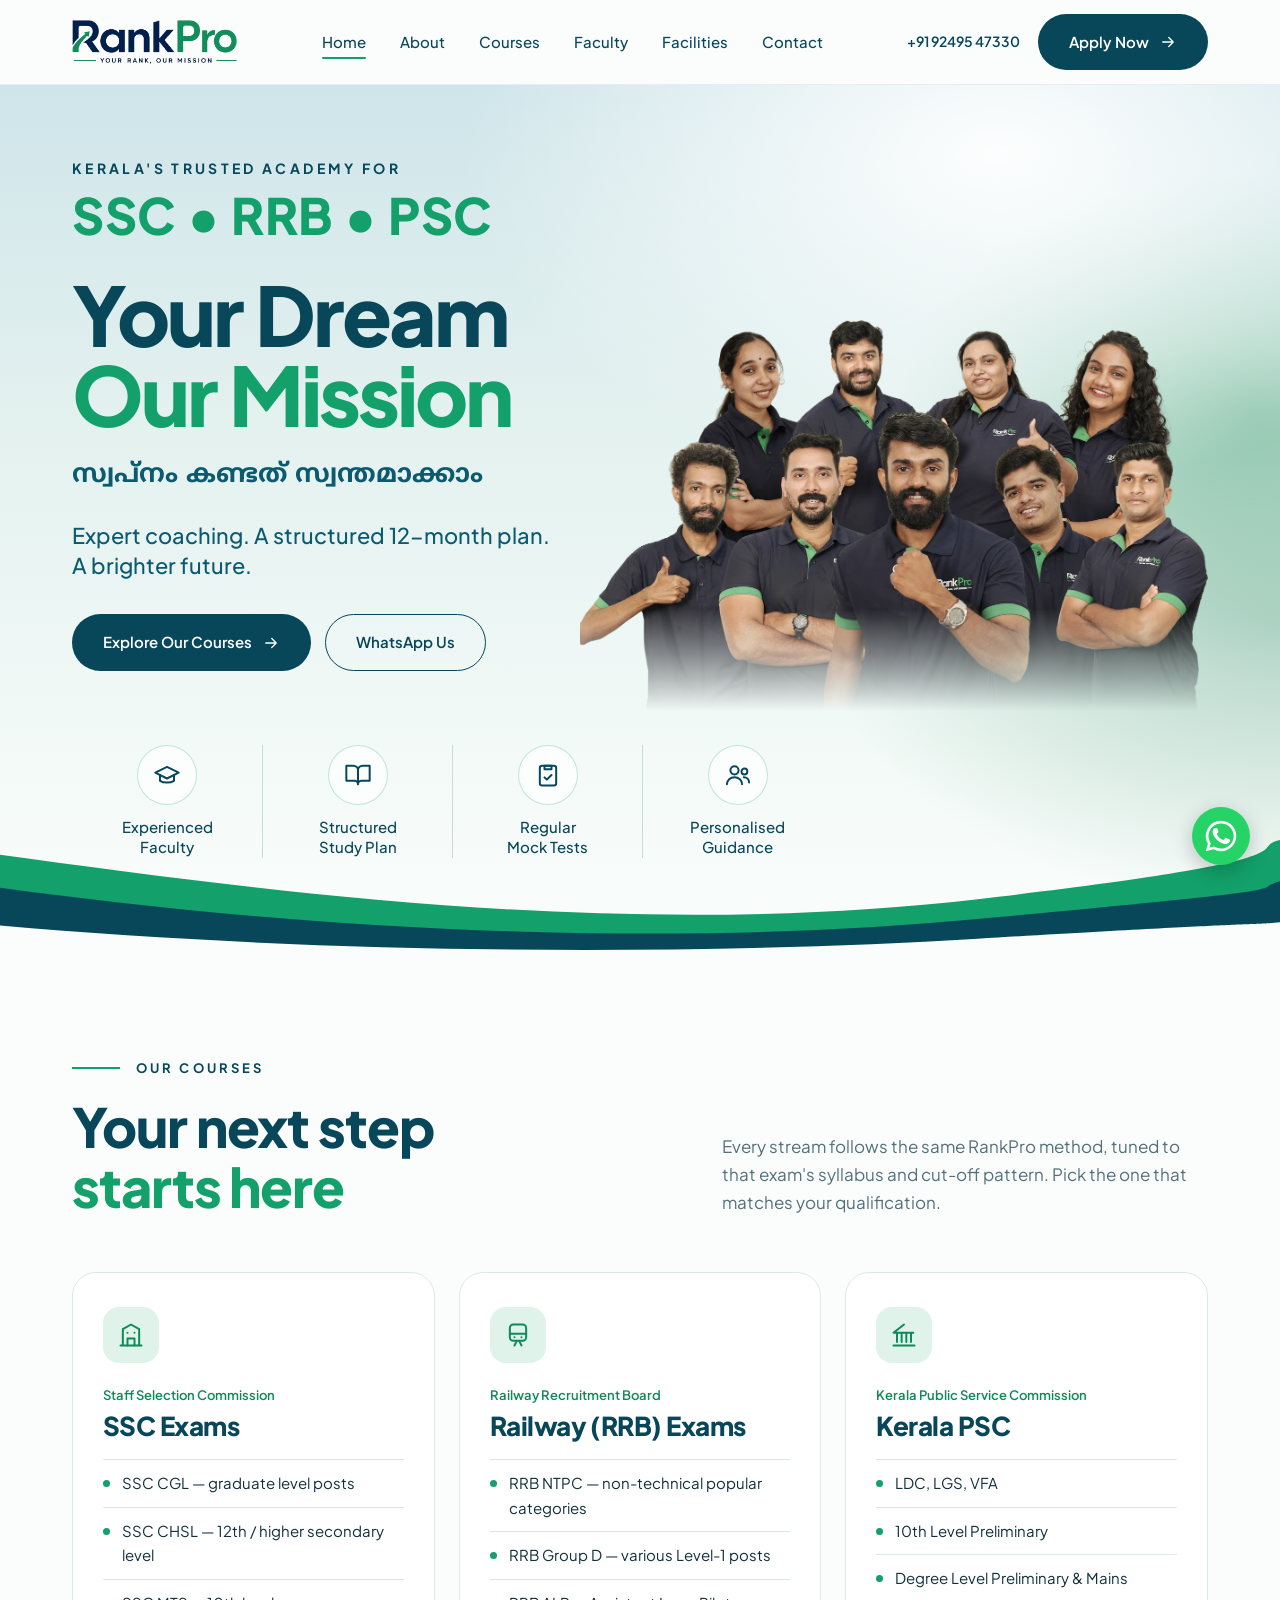
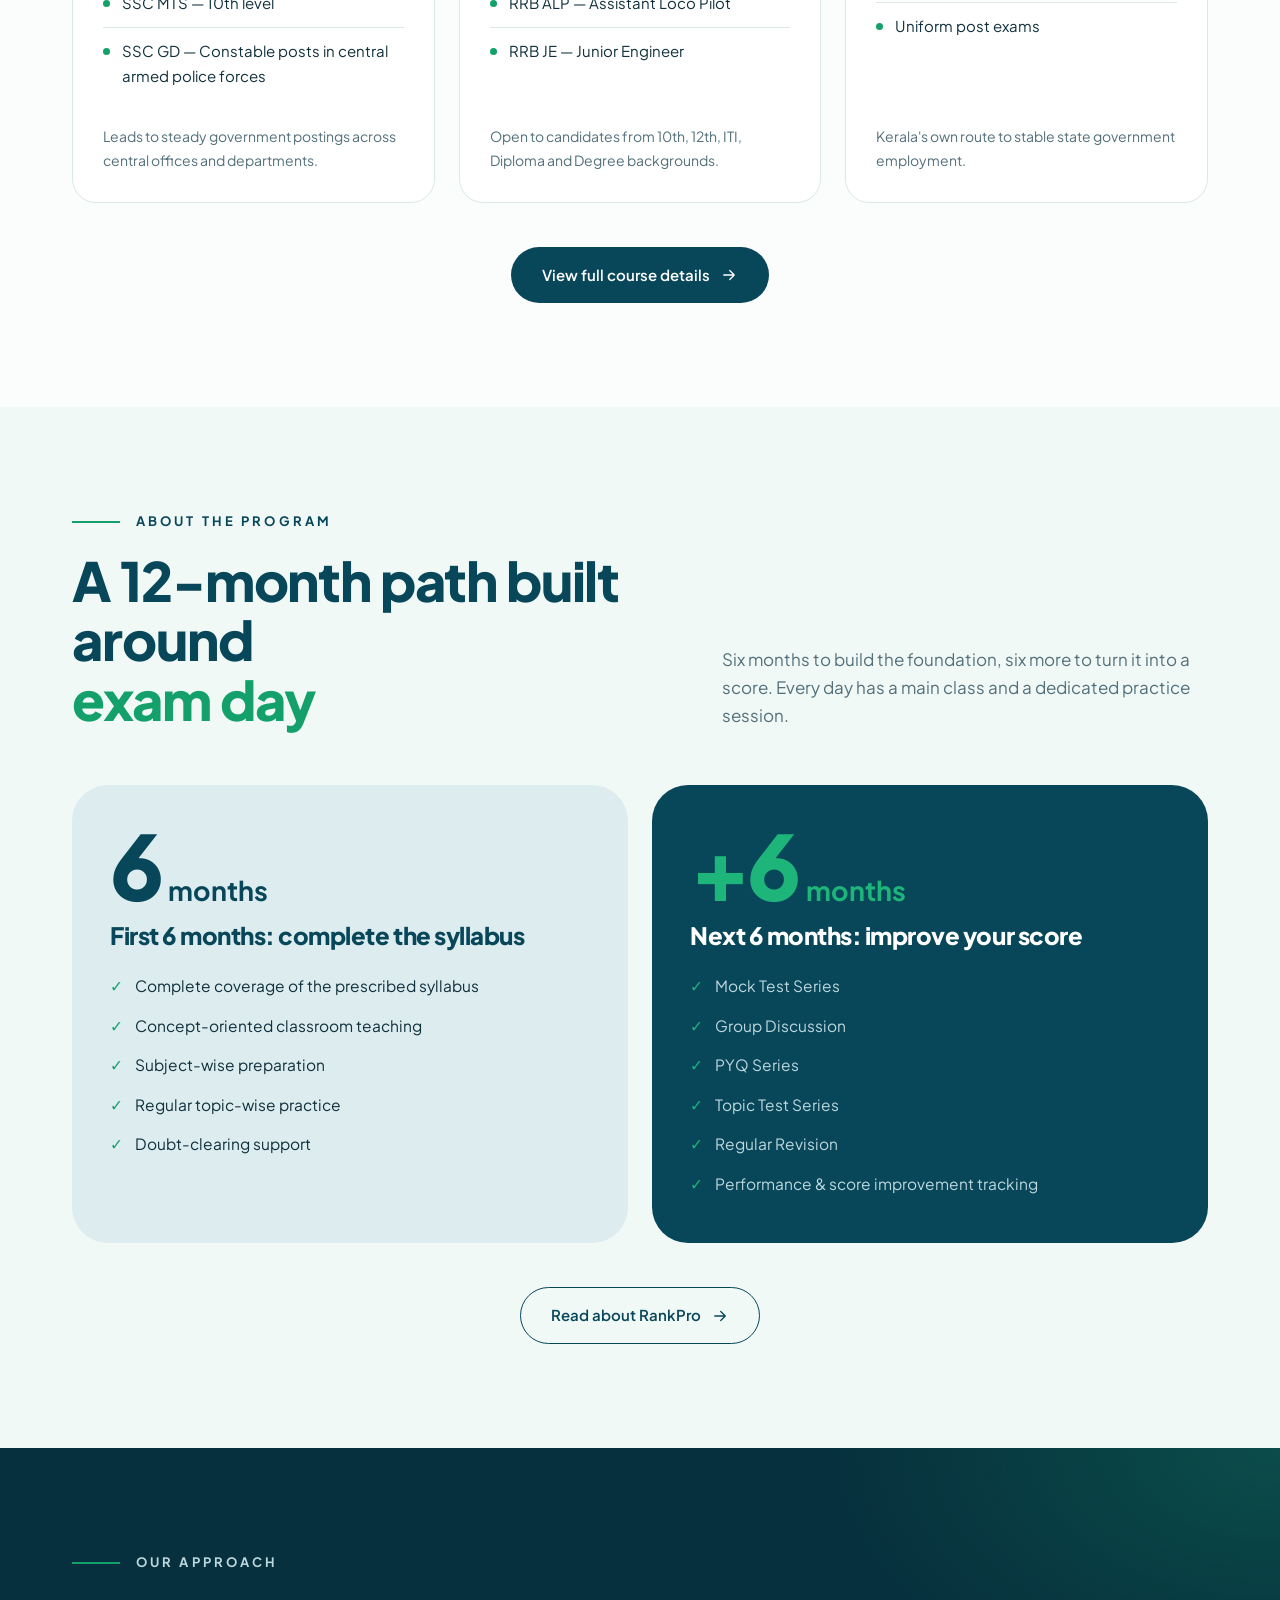
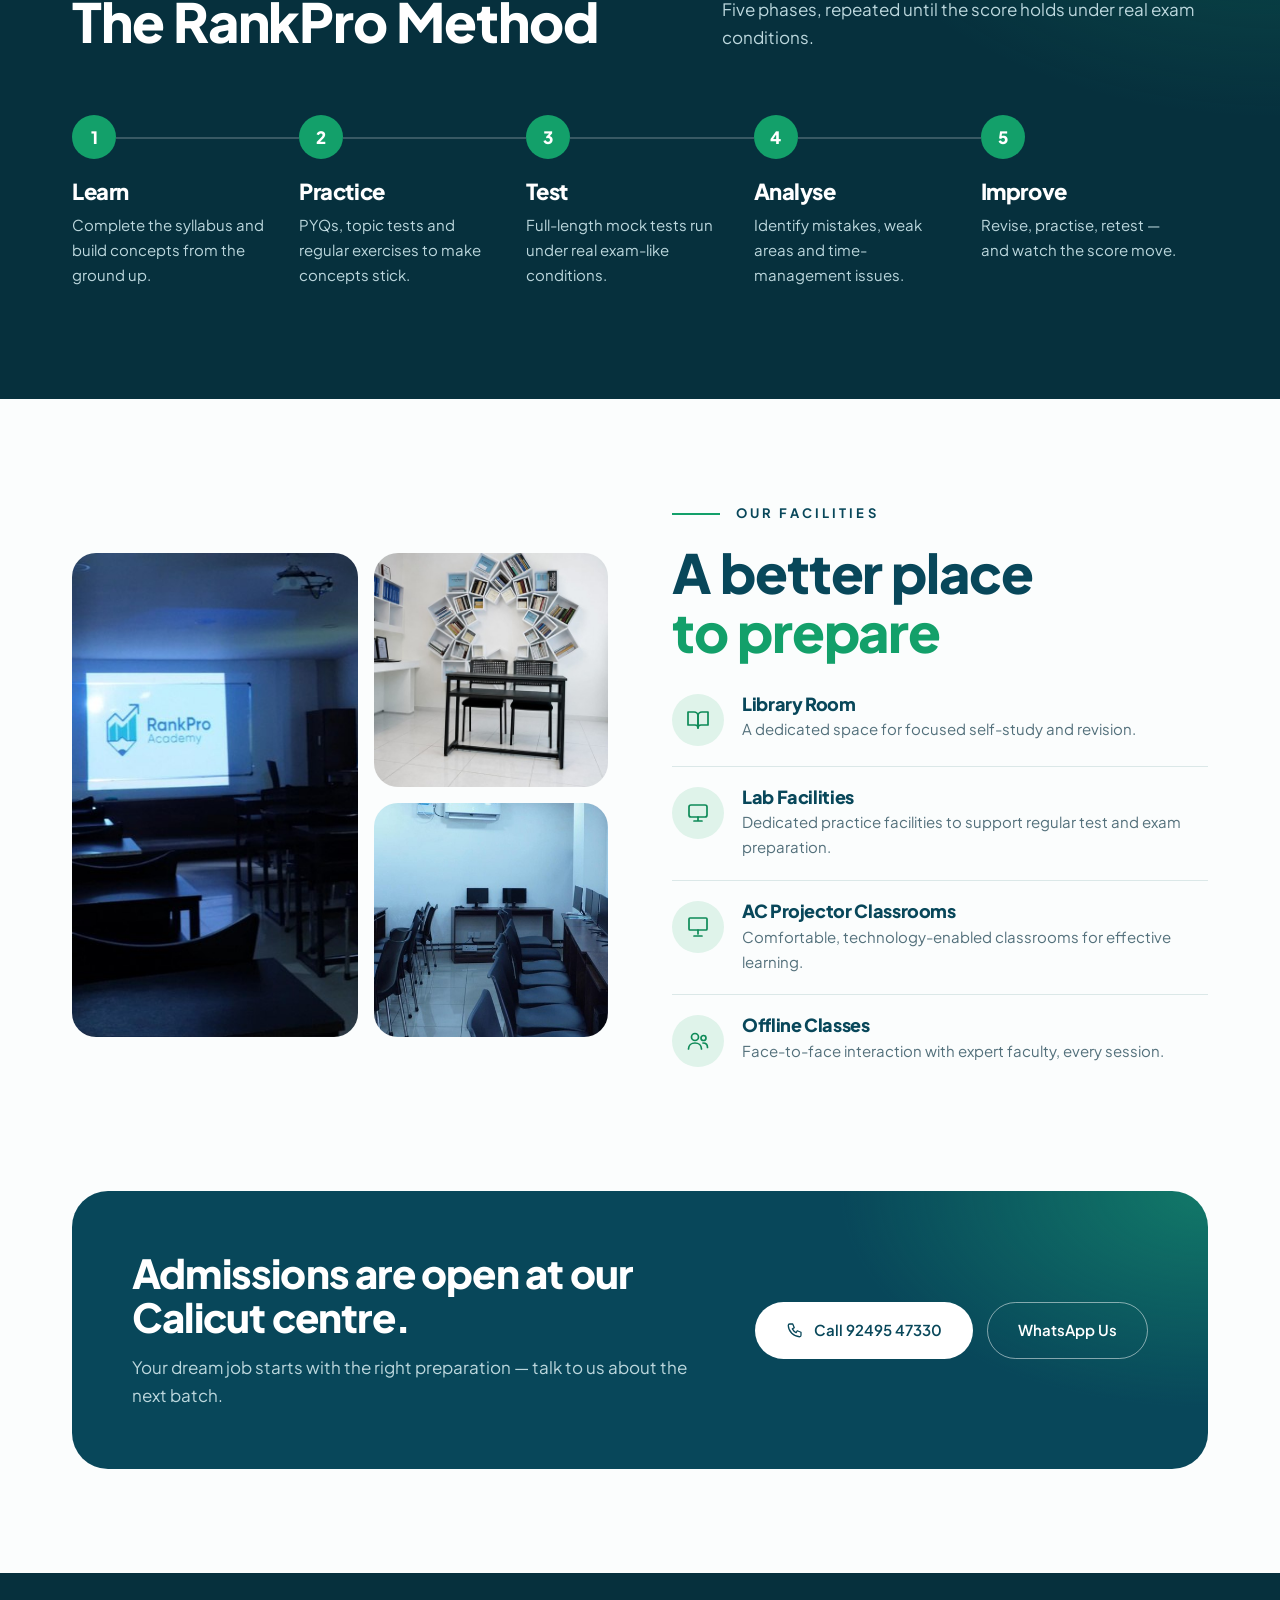
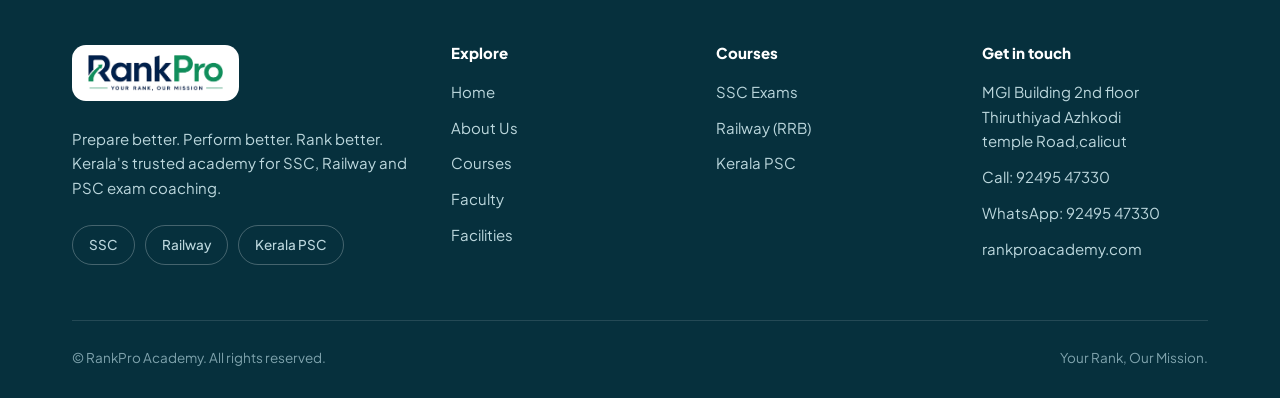
<file: index.html>
<!DOCTYPE html>
<html lang="en">
<head>
<meta charset="UTF-8">
<meta name="viewport" content="width=device-width, initial-scale=1.0">
<title>RankPro Academy — Your Rank, Our Mission</title>
<meta name="description" content="Kerala's trusted academy for SSC, RRB and Kerala PSC exam coaching in Calicut. A structured 6+6 month preparation program with expert faculty and offline classes.">
<link rel="icon" href="assets/r-icon-transparent.png">
<link rel="stylesheet" href="style.css">
</head>
<body>

<nav class="site-nav">
  <div class="wrap">
    <a href="./" class="brand">
      <img src="assets/logo-transparent.png" alt="RankPro Academy — Your rank, our mission">
    </a>
    <ul class="nav-links" id="navLinks">
      <li><a href="./" class="active">Home</a></li>
      <li><a href="about/">About</a></li>
      <li><a href="courses/">Courses</a></li>
      <li><a href="about/#faculty">Faculty</a></li>
      <li><a href="about/#facilities">Facilities</a></li>
      <li><a href="about/#contact">Contact</a></li>
    </ul>
    <div class="nav-cta">
      <span class="nav-call">+91 92495 47330</span>
      <a class="btn btn-primary" href="tel:+919249547330">Apply Now <svg viewBox="0 0 24 24" fill="none" stroke="currentColor" stroke-width="1.7" stroke-linecap="round" stroke-linejoin="round" aria-hidden="true"><path d="M5 12h14M13 6l6 6-6 6"/></svg></a>
      <button class="nav-toggle" id="navToggle" aria-label="Open menu" aria-expanded="false" aria-controls="navLinks"><span></span><span></span><span></span></button>
    </div>
  </div>
</nav>

<header class="hero">
  <div class="wrap">
    <div class="hero-main">
      <div class="hero-copy">
        <span class="kicker-line">Kerala's trusted academy for</span>
        <span class="streams">SSC • RRB • PSC</span>
        <h1>Your Dream <span class="g">Our Mission</span></h1>
        <span class="hero-ml" lang="ml">സ്വപ്നം കണ്ടത് സ്വന്തമാക്കാം</span>
        <p class="sub">Expert coaching. A structured 12-month plan. A brighter future.</p>
        <div class="hero-actions">
          <a class="btn btn-primary" href="courses/">Explore Our Courses <svg viewBox="0 0 24 24" fill="none" stroke="currentColor" stroke-width="1.7" stroke-linecap="round" stroke-linejoin="round" aria-hidden="true"><path d="M5 12h14M13 6l6 6-6 6"/></svg></a>
          <a class="btn btn-outline" href="https://wa.me/919249547330">WhatsApp Us</a>
        </div>
      </div>
      <div class="hero-photo">
        <img src="assets/team-cutout.webp" width="1400" height="871" alt="The RankPro Academy faculty team in navy RankPro polo shirts" fetchpriority="high">
      </div>
    </div>
    <div class="hero-features">
      <div class="f"><span class="ic"><svg viewBox="0 0 24 24" fill="none" stroke="currentColor" stroke-width="1.7" stroke-linecap="round" stroke-linejoin="round" aria-hidden="true"><path d="M22 10 12 5 2 10l10 5 10-5z"/><path d="M6 12v5c3 2 9 2 12 0v-5"/></svg></span>Experienced<br>Faculty</div>
      <div class="f"><span class="ic"><svg viewBox="0 0 24 24" fill="none" stroke="currentColor" stroke-width="1.7" stroke-linecap="round" stroke-linejoin="round" aria-hidden="true"><path d="M2 4h6a4 4 0 0 1 4 4v12a3 3 0 0 0-3-3H2z"/><path d="M22 4h-6a4 4 0 0 0-4 4v12a3 3 0 0 1 3-3h7z"/></svg></span>Structured<br>Study Plan</div>
      <div class="f"><span class="ic"><svg viewBox="0 0 24 24" fill="none" stroke="currentColor" stroke-width="1.7" stroke-linecap="round" stroke-linejoin="round" aria-hidden="true"><rect x="5" y="4" width="14" height="17" rx="2"/><path d="M9 4h6v3H9zM9 14l2 2 4-4"/></svg></span>Regular<br>Mock Tests</div>
      <div class="f"><span class="ic"><svg viewBox="0 0 24 24" fill="none" stroke="currentColor" stroke-width="1.7" stroke-linecap="round" stroke-linejoin="round" aria-hidden="true"><circle cx="9" cy="8" r="3.5"/><path d="M2.5 20c0-3.6 2.9-6 6.5-6s6.5 2.4 6.5 6"/><circle cx="17.5" cy="9" r="2.5"/><path d="M17 14c2.6 0 4.5 1.8 4.5 4.5"/></svg></span>Personalised<br>Guidance</div>
    </div>
  </div>
  <div class="wave" aria-hidden="true"><svg viewBox="0 0 1440 140" preserveAspectRatio="none">
        <path fill="#13a06a" d="M0 18C300 62 700 122 1100 72S1400 10 1440 0V140H0Z"/>
        <path fill="#08475a" d="M0 58C300 102 700 136 1100 96S1400 62 1440 50V140H0Z"/>
        <path fill="#fbfdfd" d="M0 104C360 138 760 142 1100 120S1400 104 1440 100V140H0Z"/>
      </svg></div>
</header>

<section class="section" id="courses">
  <div class="wrap">
    <div class="section-head">
      <div>
        <span class="eyebrow">Our courses</span>
        <h2 class="title">Your next step <span class="g">starts here</span></h2>
      </div>
      <p class="lede">Every stream follows the same RankPro method, tuned to that exam's syllabus and cut-off pattern. Pick the one that matches your qualification.</p>
    </div>
    <div class="course-grid">
      <article class="course-card">
        <span class="ic"><svg viewBox="0 0 24 24" fill="none" stroke="currentColor" stroke-width="1.7" stroke-linecap="round" stroke-linejoin="round" aria-hidden="true"><path d="M3 21h18M5 21V7l7-4 7 4v14"/><path d="M9 21v-6h6v6M9 10h.01M15 10h.01"/></svg></span>
        <span class="org">Staff Selection Commission</span>
        <h3>SSC Exams</h3>
        <ul>
          <li>SSC CGL — graduate level posts</li>
          <li>SSC CHSL — 12th / higher secondary level</li>
          <li>SSC MTS — 10th level</li>
          <li>SSC GD — Constable posts in central armed police forces</li>
        </ul>
        <p class="foot">Leads to steady government postings across central offices and departments.</p>
      </article>
      <article class="course-card">
        <span class="ic"><svg viewBox="0 0 24 24" fill="none" stroke="currentColor" stroke-width="1.7" stroke-linecap="round" stroke-linejoin="round" aria-hidden="true"><rect x="5" y="3" width="14" height="14" rx="3"/><path d="M5 11h14M9 21l2-4M15 21l-2-4M9 14h.01M15 14h.01"/></svg></span>
        <span class="org">Railway Recruitment Board</span>
        <h3>Railway (RRB) Exams</h3>
        <ul>
          <li>RRB NTPC — non-technical popular categories</li>
          <li>RRB Group D — various Level-1 posts</li>
          <li>RRB ALP — Assistant Loco Pilot</li>
          <li>RRB JE — Junior Engineer</li>
        </ul>
        <p class="foot">Open to candidates from 10th, 12th, ITI, Diploma and Degree backgrounds.</p>
      </article>
      <article class="course-card">
        <span class="ic"><svg viewBox="0 0 24 24" fill="none" stroke="currentColor" stroke-width="1.7" stroke-linecap="round" stroke-linejoin="round" aria-hidden="true"><path d="M3 21h18M4 10h16M12 3 3 10M6 10v8M10 10v8M14 10v8M18 10v8"/></svg></span>
        <span class="org">Kerala Public Service Commission</span>
        <h3>Kerala PSC</h3>
        <ul>
          <li>LDC, LGS, VFA</li>
          <li>10th Level Preliminary</li>
          <li>Degree Level Preliminary &amp; Mains</li>
          <li>Uniform post exams</li>
        </ul>
        <p class="foot">Kerala's own route to stable state government employment.</p>
      </article>
    </div>
    <div class="center-cta"><a class="btn btn-primary" href="courses/">View full course details <svg viewBox="0 0 24 24" fill="none" stroke="currentColor" stroke-width="1.7" stroke-linecap="round" stroke-linejoin="round" aria-hidden="true"><path d="M5 12h14M13 6l6 6-6 6"/></svg></a></div>
  </div>
</section>

<section class="section section-mint" id="program">
  <div class="wrap">
    <div class="section-head">
      <div>
        <span class="eyebrow">About the program</span>
        <h2 class="title">A 12-month path built around <span class="g">exam day</span></h2>
      </div>
      <p class="lede">Six months to build the foundation, six more to turn it into a score. Every day has a main class and a dedicated practice session.</p>
    </div>
    
    <div class="program">
      <div class="half one">
        <div class="big">6<small>months</small></div>
        <h3>First 6 months: complete the syllabus</h3>
        <ul>
          <li>Complete coverage of the prescribed syllabus</li>
          <li>Concept-oriented classroom teaching</li>
          <li>Subject-wise preparation</li>
          <li>Regular topic-wise practice</li>
          <li>Doubt-clearing support</li>
        </ul>
      </div>
      <div class="half two">
        <div class="big">+6<small>months</small></div>
        <h3>Next 6 months: improve your score</h3>
        <ul>
          <li>Mock Test Series</li>
          <li>Group Discussion</li>
          <li>PYQ Series</li>
          <li>Topic Test Series</li>
          <li>Regular Revision</li>
          <li>Performance &amp; score improvement tracking</li>
        </ul>
      </div>
    </div>

    <div class="center-cta"><a class="btn btn-outline" href="about/">Read about RankPro <svg viewBox="0 0 24 24" fill="none" stroke="currentColor" stroke-width="1.7" stroke-linecap="round" stroke-linejoin="round" aria-hidden="true"><path d="M5 12h14M13 6l6 6-6 6"/></svg></a></div>
  </div>
</section>

<section class="section section-teal" id="method">
  <div class="wrap">
    <div class="section-head">
      <div>
        <span class="eyebrow">Our approach</span>
        <h2 class="title">The RankPro Method</h2>
      </div>
      <p class="lede">Five phases, repeated until the score holds under real exam conditions.</p>
    </div>
    <div class="phase-row"><div class="phase"><h4>Learn</h4><p>Complete the syllabus and build concepts from the ground up.</p></div><div class="phase"><h4>Practice</h4><p>PYQs, topic tests and regular exercises to make concepts stick.</p></div><div class="phase"><h4>Test</h4><p>Full-length mock tests run under real exam-like conditions.</p></div><div class="phase"><h4>Analyse</h4><p>Identify mistakes, weak areas and time-management issues.</p></div><div class="phase"><h4>Improve</h4><p>Revise, practise, retest — and watch the score move.</p></div></div>
  </div>
</section>

<section class="section" id="facilities">
  <div class="wrap facility-grid">
    <div class="photo-stack">
        <img class="tall" src="assets/facility_2.jpg" alt="AC projector classroom at RankPro Academy" loading="lazy">
        <img class="sq" src="assets/facility_0.jpg" alt="Library room with a study desk at RankPro Academy" loading="lazy">
        <img class="sq" src="assets/facility_1.jpg" alt="Lab with practice workstations at RankPro Academy" loading="lazy">
      </div>
    <div>
      <span class="eyebrow">Our facilities</span>
      <h2 class="title" style="margin-bottom:32px;">A better place <span class="g">to prepare</span></h2>
      <ul class="feature-list">
        <li><span class="ic"><svg viewBox="0 0 24 24" fill="none" stroke="currentColor" stroke-width="1.7" stroke-linecap="round" stroke-linejoin="round" aria-hidden="true"><path d="M2 4h6a4 4 0 0 1 4 4v12a3 3 0 0 0-3-3H2z"/><path d="M22 4h-6a4 4 0 0 0-4 4v12a3 3 0 0 1 3-3h7z"/></svg></span><div><h4>Library Room</h4><p>A dedicated space for focused self-study and revision.</p></div></li>
        <li><span class="ic"><svg viewBox="0 0 24 24" fill="none" stroke="currentColor" stroke-width="1.7" stroke-linecap="round" stroke-linejoin="round" aria-hidden="true"><rect x="3" y="4" width="18" height="12" rx="2"/><path d="M8 20h8M12 16v4"/></svg></span><div><h4>Lab Facilities</h4><p>Dedicated practice facilities to support regular test and exam preparation.</p></div></li>
        <li><span class="ic"><svg viewBox="0 0 24 24" fill="none" stroke="currentColor" stroke-width="1.7" stroke-linecap="round" stroke-linejoin="round" aria-hidden="true"><rect x="3" y="3" width="18" height="12" rx="1"/><path d="M12 15v4M8 21h8"/></svg></span><div><h4>AC Projector Classrooms</h4><p>Comfortable, technology-enabled classrooms for effective learning.</p></div></li>
        <li><span class="ic"><svg viewBox="0 0 24 24" fill="none" stroke="currentColor" stroke-width="1.7" stroke-linecap="round" stroke-linejoin="round" aria-hidden="true"><circle cx="9" cy="8" r="3.5"/><path d="M2.5 20c0-3.6 2.9-6 6.5-6s6.5 2.4 6.5 6"/><circle cx="17.5" cy="9" r="2.5"/><path d="M17 14c2.6 0 4.5 1.8 4.5 4.5"/></svg></span><div><h4>Offline Classes</h4><p>Face-to-face interaction with expert faculty, every session.</p></div></li>
      </ul>
    </div>
  </div>
</section>

<section class="section" id="contact-cta" style="padding-top:0;">
  <div class="wrap">
    <div class="cta-band">
      <div>
        <h3>Admissions are open at our Calicut centre.</h3>
        <p>Your dream job starts with the right preparation — talk to us about the next batch.</p>
      </div>
      <div class="cta-actions">
        <a class="btn btn-light" href="tel:+919249547330"><svg viewBox="0 0 24 24" fill="none" stroke="currentColor" stroke-width="1.7" stroke-linecap="round" stroke-linejoin="round" aria-hidden="true"><path d="M5 4h4l2 5-2.5 1.5a11 11 0 0 0 5 5L15 13l5 2v4a2 2 0 0 1-2 2A16 16 0 0 1 3 6a2 2 0 0 1 2-2z"/></svg> Call 92495 47330</a>
        <a class="btn btn-ghost" href="https://wa.me/919249547330">WhatsApp Us</a>
      </div>
    </div>
  </div>
</section>

<footer class="site-footer">
  <div class="wrap">
    <div class="footer-grid">
      <div class="footer-brand">
        <span class="logo-on-dark"><img src="assets/logo-transparent.png" alt="RankPro Academy"></span>
        <p>Prepare better. Perform better. Rank better. Kerala's trusted academy for SSC, Railway and PSC exam coaching.</p>
        <div class="tag-row">
          <span class="tag-pill">SSC</span>
          <span class="tag-pill">Railway</span>
          <span class="tag-pill">Kerala PSC</span>
        </div>
      </div>
      <ul>
        <h5>Explore</h5>
        <li><a href="./">Home</a></li>
        <li><a href="about/">About Us</a></li>
        <li><a href="courses/">Courses</a></li>
        <li><a href="about/#faculty">Faculty</a></li>
        <li><a href="about/#facilities">Facilities</a></li>
      </ul>
      <ul>
        <h5>Courses</h5>
        <li><a href="courses/#ssc">SSC Exams</a></li>
        <li><a href="courses/#rrb">Railway (RRB)</a></li>
        <li><a href="courses/#psc">Kerala PSC</a></li>
      </ul>
      <ul>
        <h5>Get in touch</h5>
        <li>MGI Building 2nd floor
Thiruthiyad Azhkodi<br> temple Road,calicut</li>
        <li><a href="tel:+919249547330">Call: 92495 47330</a></li>
        <li><a href="https://wa.me/919249547330">WhatsApp: 92495 47330</a></li>
        <li><a href="https://rankproacademy.com">rankproacademy.com</a></li>
      </ul>
    </div>
    <div class="footer-bottom">
      <span>© RankPro Academy. All rights reserved.</span>
      <span>Your Rank, Our Mission.</span>
    </div>
  </div>
</footer>

<div class="contact-modal" id="contactModal" hidden aria-hidden="true">
  <section class="contact-dialog" role="dialog" aria-modal="true" aria-labelledby="contactTitle" aria-describedby="contactDescription">
    <button class="contact-close" id="contactClose" type="button" aria-label="Close contact form">&times;</button>
    <span class="eyebrow plain">Admissions open</span>
    <h2 id="contactTitle">Let’s talk about your next step</h2>
    <p id="contactDescription">Share your details and we’ll help you choose the right course and batch.</p>
    <form id="contactForm">
      <label for="contactName">Name</label>
      <input id="contactName" name="name" autocomplete="name" required>
      <label for="contactPhone">Phone number</label>
      <input id="contactPhone" name="phone" type="tel" autocomplete="tel" required>
      <label for="contactCourse">Course of interest</label>
      <select id="contactCourse" name="course" required>
        <option value="" selected disabled>Select a course</option>
        <option>SSC</option>
        <option>Railway (RRB)</option>
        <option>Kerala PSC</option>
        <option>Not sure yet</option>
      </select>
      <button class="btn btn-primary" type="submit">Continue to WhatsApp</button>
    </form>
  </section>
</div>

<script>
  const navToggle = document.getElementById('navToggle');
  const navLinks = document.getElementById('navLinks');
  navToggle.addEventListener('click', () => {
    const open = navLinks.classList.toggle('open');
    navToggle.setAttribute('aria-expanded', open);
  });
  navLinks.addEventListener('click', e => { if (e.target.tagName === 'A') navLinks.classList.remove('open'); });

  const contactModal = document.getElementById('contactModal');
  const contactClose = document.getElementById('contactClose');
  const contactForm = document.getElementById('contactForm');
  const contactStorageKey = 'rankproContactPopupShown';

  function closeContactModal() {
    contactModal.hidden = true;
    contactModal.setAttribute('aria-hidden', 'true');
    document.body.classList.remove('contact-open');
  }

  function openContactModal() {
    contactModal.hidden = false;
    contactModal.setAttribute('aria-hidden', 'false');
    document.body.classList.add('contact-open');
    contactClose.focus();
    try {
      localStorage.setItem(contactStorageKey, 'true');
    } catch (error) {
      // The popup still runs for this page view when browser storage is unavailable.
    }
  }

  let contactPopupShown = false;
  try {
    contactPopupShown = localStorage.getItem(contactStorageKey) === 'true';
  } catch (error) {
    contactPopupShown = false;
  }
  if (!contactPopupShown) window.setTimeout(openContactModal, 6000);

  contactClose.addEventListener('click', closeContactModal);
  contactModal.addEventListener('click', event => {
    if (event.target === contactModal) closeContactModal();
  });
  document.addEventListener('keydown', event => {
    if (event.key === 'Escape' && !contactModal.hidden) closeContactModal();
  });
  contactForm.addEventListener('submit', event => {
    event.preventDefault();
    const formData = new FormData(contactForm);
    const message = `Hi, I'm ${formData.get('name')}. My phone number is ${formData.get('phone')}. I'm interested in ${formData.get('course')} courses.`;
    window.open(`https://wa.me/919249547330?text=${encodeURIComponent(message)}`, '_blank', 'noopener');
    closeContactModal();
  });
</script>
<a
  href="https://wa.me/919249547330?text=Hi%2C%20I%20am%20interested%20to%20know%20the%20course%20details."
  class="whatsapp-float"
  target="_blank"
  rel="noopener noreferrer"
  aria-label="Chat on WhatsApp"
>
  <svg viewBox="0 0 32 32" aria-hidden="true">
    <path fill="currentColor" d="M16 .8A15.2 15.2 0 0 0 2.9 23.7L.8 31.2l7.7-2A15.2 15.2 0 1 0 16 .8Zm0 27.8a12.5 12.5 0 0 1-6.4-1.8l-.5-.3-4.6 1.2 1.2-4.5-.3-.5A12.6 12.6 0 1 1 16 28.6Z"/>
    <path fill="currentColor" d="M12 8.7c-.3-.7-.6-.7-.9-.7h-.8c-.3 0-.8.1-1.2.5-.4.5-1.5 1.5-1.5 3.6s1.5 4.1 1.7 4.4c.2.3 3 4.7 7.3 6.4 3.6 1.4 4.3 1.1 5.1 1 .8-.1 2.6-1.1 3-2.1.4-1 .4-1.8.3-2-.1-.2-.4-.3-.9-.6l-2.9-1.4c-.4-.2-.8-.3-1.1.2-.3.5-1.1 1.4-1.3 1.7-.2.3-.5.3-.9.1-.5-.2-1.9-.7-3.5-2.1-1.3-1.2-2.2-2.7-2.4-3.2-.3-.4 0-.7.2-.9l.7-.8c.2-.3.3-.5.5-.8.1-.3.1-.6 0-.8l-1.4-3.5Z"/>
  </svg>
</a>
</body>
</html>
</file>
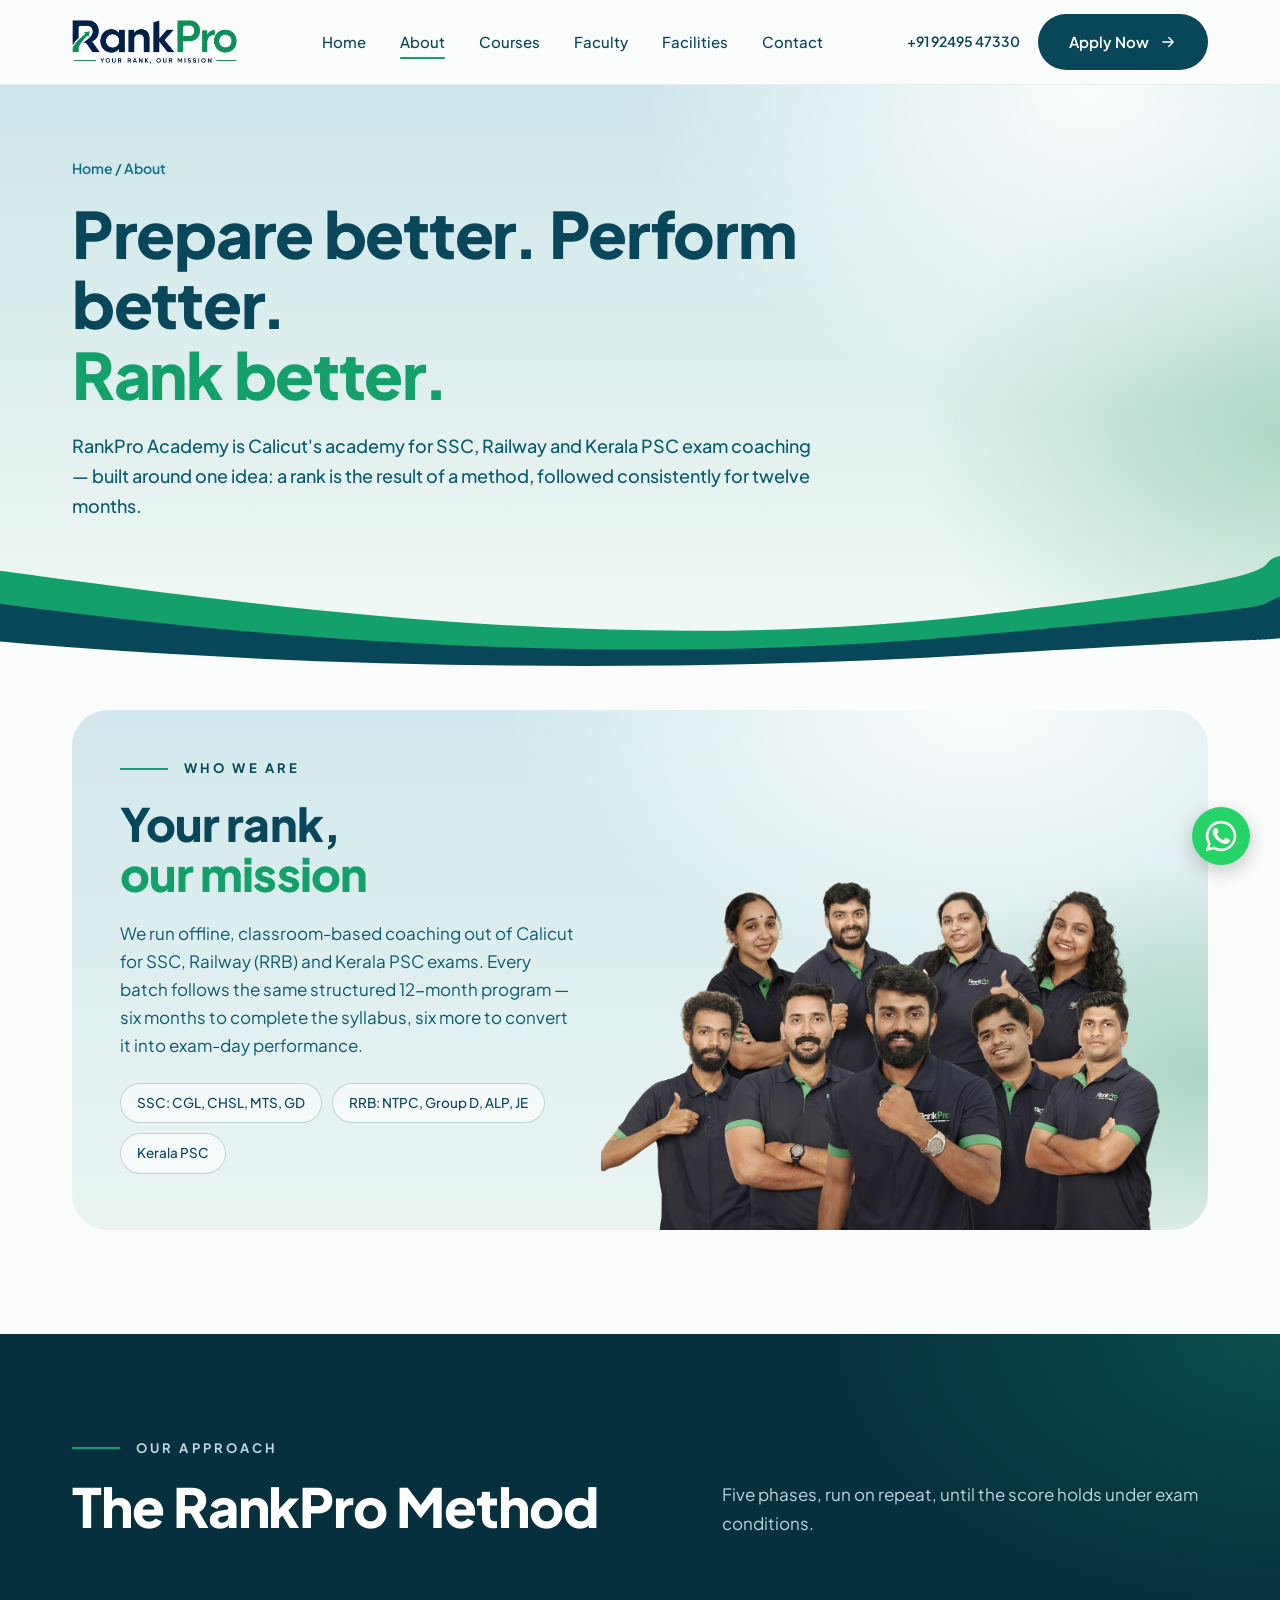
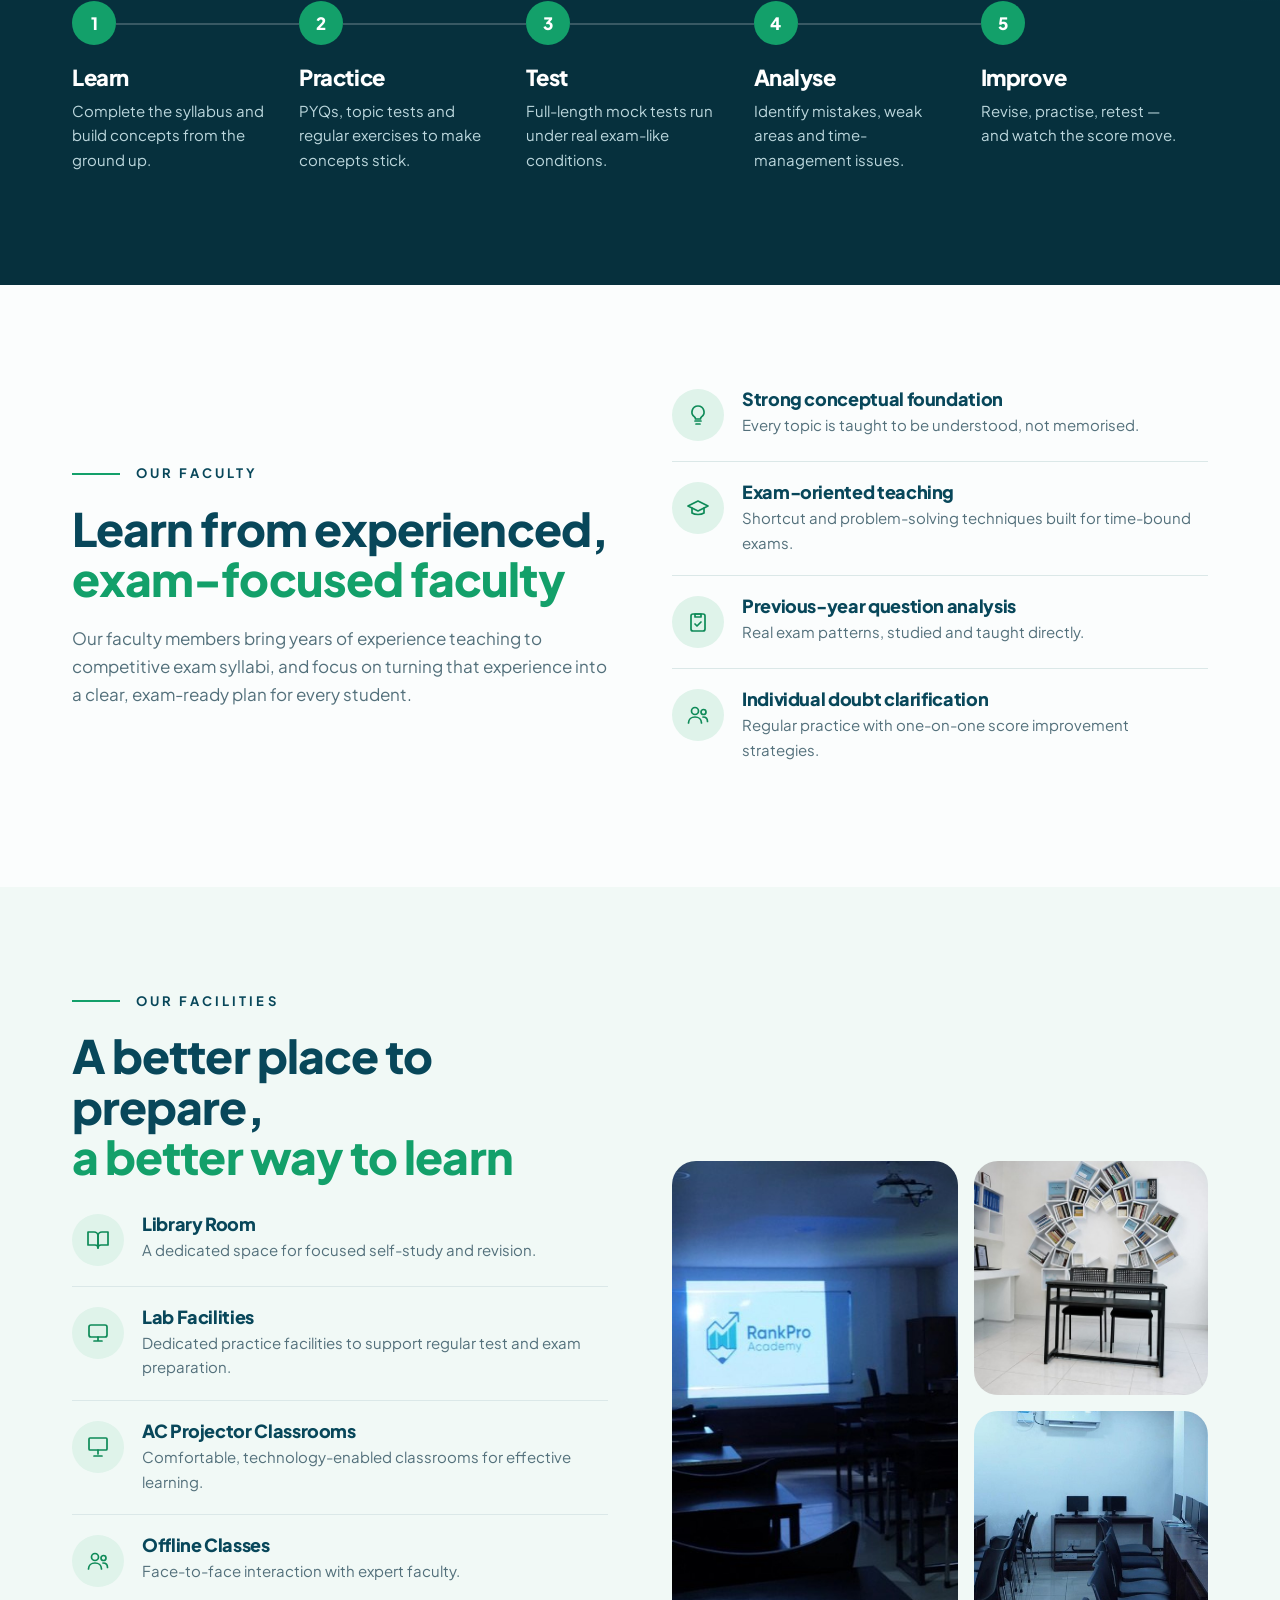
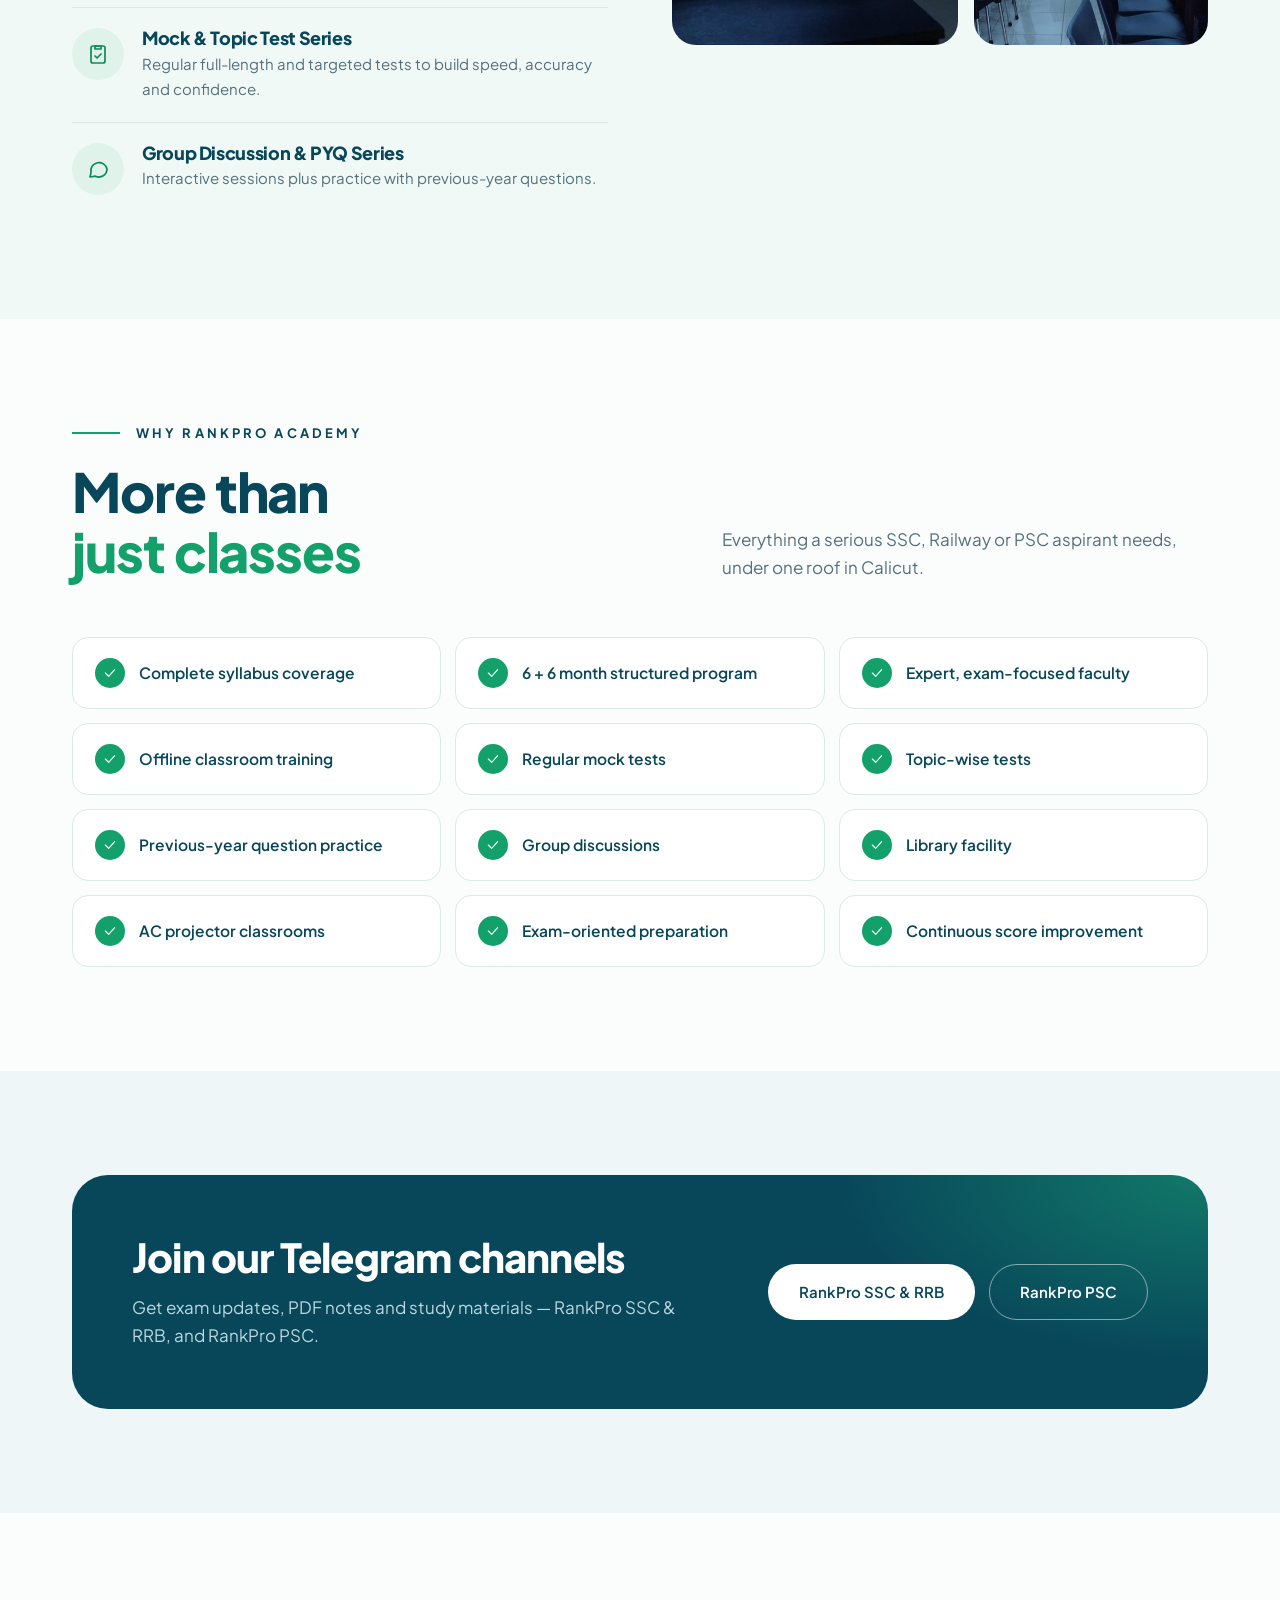
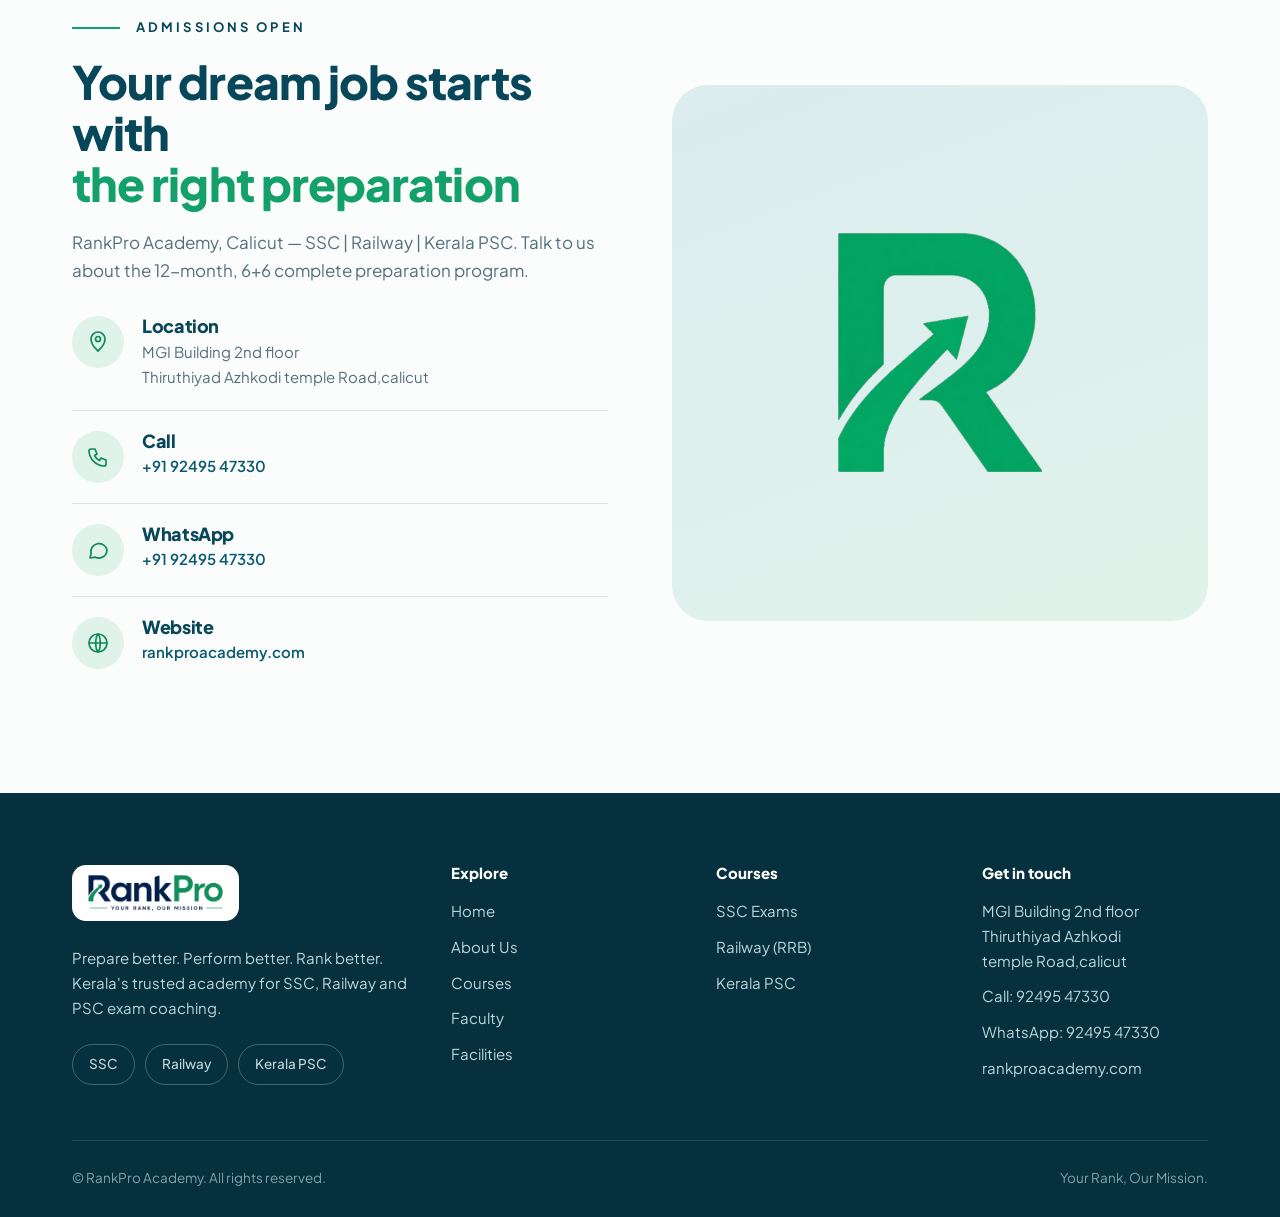
<file: about/index.html>
<!DOCTYPE html>
<html lang="en">
<head>
<meta charset="UTF-8">
<meta name="viewport" content="width=device-width, initial-scale=1.0">
<title>About Us — RankPro Academy</title>
<meta name="description" content="About RankPro Academy, Calicut — our faculty, facilities, the RankPro method and why students choose us for SSC, RRB and Kerala PSC coaching.">
<link rel="icon" href="../assets/r-icon-transparent.png">
<link rel="stylesheet" href="../style.css">
</head>
<body>

<nav class="site-nav">
  <div class="wrap">
    <a href="../" class="brand">
      <img src="../assets/logo-transparent.png" alt="RankPro Academy — Your rank, our mission">
    </a>
    <ul class="nav-links" id="navLinks">
      <li><a href="../">Home</a></li>
      <li><a href="../about/" class="active">About</a></li>
      <li><a href="../courses/">Courses</a></li>
      <li><a href="../about/#faculty">Faculty</a></li>
      <li><a href="../about/#facilities">Facilities</a></li>
      <li><a href="../about/#contact">Contact</a></li>
    </ul>
    <div class="nav-cta">
      <span class="nav-call">+91 92495 47330</span>
      <a class="btn btn-primary" href="tel:+919249547330">Apply Now <svg viewBox="0 0 24 24" fill="none" stroke="currentColor" stroke-width="1.7" stroke-linecap="round" stroke-linejoin="round" aria-hidden="true"><path d="M5 12h14M13 6l6 6-6 6"/></svg></a>
      <button class="nav-toggle" id="navToggle" aria-label="Open menu" aria-expanded="false" aria-controls="navLinks"><span></span><span></span><span></span></button>
    </div>
  </div>
</nav>

<header class="page-hero">
  <div class="wrap">
    <span class="crumb">Home / About</span>
    <h1>Prepare better. Perform better. <span class="g">Rank better.</span></h1>
    <p>RankPro Academy is Calicut's academy for SSC, Railway and Kerala PSC exam coaching — built around one idea: a rank is the result of a method, followed consistently for twelve months.</p>
  </div>
  <div class="wave" aria-hidden="true"><svg viewBox="0 0 1440 140" preserveAspectRatio="none">
        <path fill="#13a06a" d="M0 18C300 62 700 122 1100 72S1400 10 1440 0V140H0Z"/>
        <path fill="#08475a" d="M0 58C300 102 700 136 1100 96S1400 62 1440 50V140H0Z"/>
        <path fill="#fbfdfd" d="M0 104C360 138 760 142 1100 120S1400 104 1440 100V140H0Z"/>
      </svg></div>
</header>

<section class="section" id="who" style="padding-top:40px;">
  <div class="wrap">
    <div class="team-panel">
      <div class="copy">
        <span class="eyebrow">Who we are</span>
        <h2 class="title" style="font-size:clamp(30px,3.8vw,46px);">Your rank, <span class="g">our mission</span></h2>
        <p class="lede" style="margin-top:20px; color:var(--teal-800);">We run offline, classroom-based coaching out of Calicut for SSC, Railway (RRB) and Kerala PSC exams. Every batch follows the same structured 12-month program — six months to complete the syllabus, six more to convert it into exam-day performance.</p>
        <div class="tag-row">
          <span class="tag-pill">SSC: CGL, CHSL, MTS, GD</span>
          <span class="tag-pill">RRB: NTPC, Group D, ALP, JE</span>
          <span class="tag-pill">Kerala PSC</span>
        </div>
      </div>
      <img src="../assets/team-cutout.webp" width="1400" height="871" alt="The RankPro Academy faculty team" loading="lazy">
    </div>
  </div>
</section>

<section class="section section-teal" id="method">
  <div class="wrap">
    <div class="section-head">
      <div>
        <span class="eyebrow">Our approach</span>
        <h2 class="title">The RankPro Method</h2>
      </div>
      <p class="lede">Five phases, run on repeat, until the score holds under exam conditions.</p>
    </div>
    <div class="phase-row"><div class="phase"><h4>Learn</h4><p>Complete the syllabus and build concepts from the ground up.</p></div><div class="phase"><h4>Practice</h4><p>PYQs, topic tests and regular exercises to make concepts stick.</p></div><div class="phase"><h4>Test</h4><p>Full-length mock tests run under real exam-like conditions.</p></div><div class="phase"><h4>Analyse</h4><p>Identify mistakes, weak areas and time-management issues.</p></div><div class="phase"><h4>Improve</h4><p>Revise, practise, retest — and watch the score move.</p></div></div>
  </div>
</section>

<section class="section" id="faculty">
  <div class="wrap two-col">
    <div>
      <span class="eyebrow">Our faculty</span>
      <h2 class="title" style="font-size:clamp(30px,3.8vw,46px);">Learn from experienced, <span class="g">exam-focused faculty</span></h2>
      <p class="lede" style="margin-top:20px;">Our faculty members bring years of experience teaching to competitive exam syllabi, and focus on turning that experience into a clear, exam-ready plan for every student.</p>
    </div>
    <ul class="feature-list">
      <li><span class="ic"><svg viewBox="0 0 24 24" fill="none" stroke="currentColor" stroke-width="1.7" stroke-linecap="round" stroke-linejoin="round" aria-hidden="true"><path d="M9 18h6M10 21h4M12 3a6 6 0 0 0-3.5 10.9c.6.5 1 1.2 1 2.1h5c0-.9.4-1.6 1-2.1A6 6 0 0 0 12 3z"/></svg></span><div><h4>Strong conceptual foundation</h4><p>Every topic is taught to be understood, not memorised.</p></div></li>
      <li><span class="ic"><svg viewBox="0 0 24 24" fill="none" stroke="currentColor" stroke-width="1.7" stroke-linecap="round" stroke-linejoin="round" aria-hidden="true"><path d="M22 10 12 5 2 10l10 5 10-5z"/><path d="M6 12v5c3 2 9 2 12 0v-5"/></svg></span><div><h4>Exam-oriented teaching</h4><p>Shortcut and problem-solving techniques built for time-bound exams.</p></div></li>
      <li><span class="ic"><svg viewBox="0 0 24 24" fill="none" stroke="currentColor" stroke-width="1.7" stroke-linecap="round" stroke-linejoin="round" aria-hidden="true"><rect x="5" y="4" width="14" height="17" rx="2"/><path d="M9 4h6v3H9zM9 14l2 2 4-4"/></svg></span><div><h4>Previous-year question analysis</h4><p>Real exam patterns, studied and taught directly.</p></div></li>
      <li><span class="ic"><svg viewBox="0 0 24 24" fill="none" stroke="currentColor" stroke-width="1.7" stroke-linecap="round" stroke-linejoin="round" aria-hidden="true"><circle cx="9" cy="8" r="3.5"/><path d="M2.5 20c0-3.6 2.9-6 6.5-6s6.5 2.4 6.5 6"/><circle cx="17.5" cy="9" r="2.5"/><path d="M17 14c2.6 0 4.5 1.8 4.5 4.5"/></svg></span><div><h4>Individual doubt clarification</h4><p>Regular practice with one-on-one score improvement strategies.</p></div></li>
    </ul>
  </div>
</section>

<section class="section section-mint" id="facilities">
  <div class="wrap facility-grid">
    <div>
      <span class="eyebrow">Our facilities</span>
      <h2 class="title" style="font-size:clamp(30px,3.8vw,46px); margin-bottom:32px;">A better place to prepare, <span class="g">a better way to learn</span></h2>
      <ul class="feature-list">
        <li><span class="ic"><svg viewBox="0 0 24 24" fill="none" stroke="currentColor" stroke-width="1.7" stroke-linecap="round" stroke-linejoin="round" aria-hidden="true"><path d="M2 4h6a4 4 0 0 1 4 4v12a3 3 0 0 0-3-3H2z"/><path d="M22 4h-6a4 4 0 0 0-4 4v12a3 3 0 0 1 3-3h7z"/></svg></span><div><h4>Library Room</h4><p>A dedicated space for focused self-study and revision.</p></div></li>
        <li><span class="ic"><svg viewBox="0 0 24 24" fill="none" stroke="currentColor" stroke-width="1.7" stroke-linecap="round" stroke-linejoin="round" aria-hidden="true"><rect x="3" y="4" width="18" height="12" rx="2"/><path d="M8 20h8M12 16v4"/></svg></span><div><h4>Lab Facilities</h4><p>Dedicated practice facilities to support regular test and exam preparation.</p></div></li>
        <li><span class="ic"><svg viewBox="0 0 24 24" fill="none" stroke="currentColor" stroke-width="1.7" stroke-linecap="round" stroke-linejoin="round" aria-hidden="true"><rect x="3" y="3" width="18" height="12" rx="1"/><path d="M12 15v4M8 21h8"/></svg></span><div><h4>AC Projector Classrooms</h4><p>Comfortable, technology-enabled classrooms for effective learning.</p></div></li>
        <li><span class="ic"><svg viewBox="0 0 24 24" fill="none" stroke="currentColor" stroke-width="1.7" stroke-linecap="round" stroke-linejoin="round" aria-hidden="true"><circle cx="9" cy="8" r="3.5"/><path d="M2.5 20c0-3.6 2.9-6 6.5-6s6.5 2.4 6.5 6"/><circle cx="17.5" cy="9" r="2.5"/><path d="M17 14c2.6 0 4.5 1.8 4.5 4.5"/></svg></span><div><h4>Offline Classes</h4><p>Face-to-face interaction with expert faculty.</p></div></li>
        <li><span class="ic"><svg viewBox="0 0 24 24" fill="none" stroke="currentColor" stroke-width="1.7" stroke-linecap="round" stroke-linejoin="round" aria-hidden="true"><rect x="5" y="4" width="14" height="17" rx="2"/><path d="M9 4h6v3H9zM9 14l2 2 4-4"/></svg></span><div><h4>Mock &amp; Topic Test Series</h4><p>Regular full-length and targeted tests to build speed, accuracy and confidence.</p></div></li>
        <li><span class="ic"><svg viewBox="0 0 24 24" fill="none" stroke="currentColor" stroke-width="1.7" stroke-linecap="round" stroke-linejoin="round" aria-hidden="true"><path d="M21 12a8 8 0 0 1-11.5 7.2L4 20l1-4.5A8 8 0 1 1 21 12z"/></svg></span><div><h4>Group Discussion &amp; PYQ Series</h4><p>Interactive sessions plus practice with previous-year questions.</p></div></li>
      </ul>
    </div>
    <div class="photo-stack">
        <img class="tall" src="../assets/facility_2.jpg" alt="AC projector classroom at RankPro Academy" loading="lazy">
        <img class="sq" src="../assets/facility_0.jpg" alt="Library room with a study desk at RankPro Academy" loading="lazy">
        <img class="sq" src="../assets/facility_1.jpg" alt="Lab with practice workstations at RankPro Academy" loading="lazy">
      </div>
  </div>
</section>

<section class="section" id="why">
  <div class="wrap">
    <div class="section-head">
      <div>
        <span class="eyebrow">Why RankPro Academy</span>
        <h2 class="title">More than <span class="g">just classes</span></h2>
      </div>
      <p class="lede">Everything a serious SSC, Railway or PSC aspirant needs, under one roof in Calicut.</p>
    </div>
    <div class="why-grid">
      <div class="why-item"><span class="check"><svg width="16" height="16" viewBox="0 0 24 24" fill="none" stroke="currentColor" stroke-width="1.7" stroke-linecap="round" stroke-linejoin="round" aria-hidden="true"><path d="m5 12 5 5 9-10"/></svg></span>Complete syllabus coverage</div>
      <div class="why-item"><span class="check"><svg width="16" height="16" viewBox="0 0 24 24" fill="none" stroke="currentColor" stroke-width="1.7" stroke-linecap="round" stroke-linejoin="round" aria-hidden="true"><path d="m5 12 5 5 9-10"/></svg></span>6 + 6 month structured program</div>
      <div class="why-item"><span class="check"><svg width="16" height="16" viewBox="0 0 24 24" fill="none" stroke="currentColor" stroke-width="1.7" stroke-linecap="round" stroke-linejoin="round" aria-hidden="true"><path d="m5 12 5 5 9-10"/></svg></span>Expert, exam-focused faculty</div>
      <div class="why-item"><span class="check"><svg width="16" height="16" viewBox="0 0 24 24" fill="none" stroke="currentColor" stroke-width="1.7" stroke-linecap="round" stroke-linejoin="round" aria-hidden="true"><path d="m5 12 5 5 9-10"/></svg></span>Offline classroom training</div>
      <div class="why-item"><span class="check"><svg width="16" height="16" viewBox="0 0 24 24" fill="none" stroke="currentColor" stroke-width="1.7" stroke-linecap="round" stroke-linejoin="round" aria-hidden="true"><path d="m5 12 5 5 9-10"/></svg></span>Regular mock tests</div>
      <div class="why-item"><span class="check"><svg width="16" height="16" viewBox="0 0 24 24" fill="none" stroke="currentColor" stroke-width="1.7" stroke-linecap="round" stroke-linejoin="round" aria-hidden="true"><path d="m5 12 5 5 9-10"/></svg></span>Topic-wise tests</div>
      <div class="why-item"><span class="check"><svg width="16" height="16" viewBox="0 0 24 24" fill="none" stroke="currentColor" stroke-width="1.7" stroke-linecap="round" stroke-linejoin="round" aria-hidden="true"><path d="m5 12 5 5 9-10"/></svg></span>Previous-year question practice</div>
      <div class="why-item"><span class="check"><svg width="16" height="16" viewBox="0 0 24 24" fill="none" stroke="currentColor" stroke-width="1.7" stroke-linecap="round" stroke-linejoin="round" aria-hidden="true"><path d="m5 12 5 5 9-10"/></svg></span>Group discussions</div>
      <div class="why-item"><span class="check"><svg width="16" height="16" viewBox="0 0 24 24" fill="none" stroke="currentColor" stroke-width="1.7" stroke-linecap="round" stroke-linejoin="round" aria-hidden="true"><path d="m5 12 5 5 9-10"/></svg></span>Library facility</div>
      <div class="why-item"><span class="check"><svg width="16" height="16" viewBox="0 0 24 24" fill="none" stroke="currentColor" stroke-width="1.7" stroke-linecap="round" stroke-linejoin="round" aria-hidden="true"><path d="m5 12 5 5 9-10"/></svg></span>AC projector classrooms</div>
      <div class="why-item"><span class="check"><svg width="16" height="16" viewBox="0 0 24 24" fill="none" stroke="currentColor" stroke-width="1.7" stroke-linecap="round" stroke-linejoin="round" aria-hidden="true"><path d="m5 12 5 5 9-10"/></svg></span>Exam-oriented preparation</div>
      <div class="why-item"><span class="check"><svg width="16" height="16" viewBox="0 0 24 24" fill="none" stroke="currentColor" stroke-width="1.7" stroke-linecap="round" stroke-linejoin="round" aria-hidden="true"><path d="m5 12 5 5 9-10"/></svg></span>Continuous score improvement</div>
    </div>
  </div>
</section>

<section class="section section-sky" id="telegram">
  <div class="wrap">
    <div class="cta-band">
      <div>
        <h3>Join our Telegram channels</h3>
        <p>Get exam updates, PDF notes and study materials — RankPro SSC &amp; RRB, and RankPro PSC.</p>
      </div>
      <div class="cta-actions">
        <a class="btn btn-light" href="https://t.me/">RankPro SSC &amp; RRB</a>
        <a class="btn btn-ghost" href="https://t.me/">RankPro PSC</a>
      </div>
    </div>
  </div>
</section>

<section class="section" id="contact">
  <div class="wrap two-col">
    <div>
      <span class="eyebrow">Admissions open</span>
      <h2 class="title" style="font-size:clamp(30px,3.8vw,46px);">Your dream job starts with <span class="g">the right preparation</span></h2>
      <p class="lede" style="margin-top:20px;">RankPro Academy, Calicut — SSC | Railway | Kerala PSC. Talk to us about the 12-month, 6+6 complete preparation program.</p>
      <ul class="feature-list" style="margin-top:32px;">
        <li><span class="ic"><svg viewBox="0 0 24 24" fill="none" stroke="currentColor" stroke-width="1.7" stroke-linecap="round" stroke-linejoin="round" aria-hidden="true"><path d="M12 21s7-6.2 7-12a7 7 0 0 0-14 0c0 5.8 7 12 7 12z"/><circle cx="12" cy="9" r="2.5"/></svg></span><div><h4>Location</h4><p>MGI Building 2nd  floor <br> Thiruthiyad 
Azhkodi temple Road,calicut</p></div></li>
        <li><span class="ic"><svg viewBox="0 0 24 24" fill="none" stroke="currentColor" stroke-width="1.7" stroke-linecap="round" stroke-linejoin="round" aria-hidden="true"><path d="M5 4h4l2 5-2.5 1.5a11 11 0 0 0 5 5L15 13l5 2v4a2 2 0 0 1-2 2A16 16 0 0 1 3 6a2 2 0 0 1 2-2z"/></svg></span><div><h4>Call</h4><p><a href="tel:+919249547330">+91 92495 47330</a></p></div></li>
        <li><span class="ic"><svg viewBox="0 0 24 24" fill="none" stroke="currentColor" stroke-width="1.7" stroke-linecap="round" stroke-linejoin="round" aria-hidden="true"><path d="M21 12a8 8 0 0 1-11.5 7.2L4 20l1-4.5A8 8 0 1 1 21 12z"/></svg></span><div><h4>WhatsApp</h4><p><a href="https://wa.me/919249547330">+91 92495 47330</a></p></div></li>
        <li><span class="ic"><svg viewBox="0 0 24 24" fill="none" stroke="currentColor" stroke-width="1.7" stroke-linecap="round" stroke-linejoin="round" aria-hidden="true"><circle cx="12" cy="12" r="9"/><path d="M3 12h18M12 3c3 3.2 3 14.8 0 18M12 3c-3 3.2-3 14.8 0 18"/></svg></span><div><h4>Website</h4><p><a href="https://rankproacademy.com">rankproacademy.com</a></p></div></li>
      </ul>
    </div>
    <div class="logo-tile">
      <img src="../assets/r-icon-transparent.png" alt="RankPro R mark" loading="lazy">
    </div>
  </div>
</section>

<footer class="site-footer">
  <div class="wrap">
    <div class="footer-grid">
      <div class="footer-brand">
        <span class="logo-on-dark"><img src="../assets/logo-transparent.png" alt="RankPro Academy"></span>
        <p>Prepare better. Perform better. Rank better. Kerala's trusted academy for SSC, Railway and PSC exam coaching.</p>
        <div class="tag-row">
          <span class="tag-pill">SSC</span>
          <span class="tag-pill">Railway</span>
          <span class="tag-pill">Kerala PSC</span>
        </div>
      </div>
      <ul>
        <h5>Explore</h5>
        <li><a href="../">Home</a></li>
        <li><a href="../about/">About Us</a></li>
        <li><a href="../courses/">Courses</a></li>
        <li><a href="../about/#faculty">Faculty</a></li>
        <li><a href="../about/#facilities">Facilities</a></li>
      </ul>
      <ul>
        <h5>Courses</h5>
        <li><a href="../courses/#ssc">SSC Exams</a></li>
        <li><a href="../courses/#rrb">Railway (RRB)</a></li>
        <li><a href="../courses/#psc">Kerala PSC</a></li>
      </ul>
      <ul>
        <h5>Get in touch</h5>
        <li>MGI Building 2nd floor
Thiruthiyad Azhkodi<br> temple Road,calicut</li>
        <li><a href="tel:+919249547330">Call: 92495 47330</a></li>
        <li><a href="https://wa.me/919249547330">WhatsApp: 92495 47330</a></li>
        <li><a href="https://rankproacademy.com">rankproacademy.com</a></li>
      </ul>
    </div>
    <div class="footer-bottom">
      <span>© RankPro Academy. All rights reserved.</span>
      <span>Your Rank, Our Mission.</span>
    </div>
  </div>
</footer>

<script>
  const navToggle = document.getElementById('navToggle');
  const navLinks = document.getElementById('navLinks');
  navToggle.addEventListener('click', () => {
    const open = navLinks.classList.toggle('open');
    navToggle.setAttribute('aria-expanded', open);
  });
  navLinks.addEventListener('click', e => { if (e.target.tagName === 'A') navLinks.classList.remove('open'); });
</script>
<a
  href="https://wa.me/919249547330?text=Hi%2C%20I%20am%20interested%20to%20know%20the%20course%20details."
  class="whatsapp-float"
  target="_blank"
  rel="noopener noreferrer"
  aria-label="Chat on WhatsApp"
>
  <svg viewBox="0 0 32 32" aria-hidden="true">
    <path fill="currentColor" d="M16 .8A15.2 15.2 0 0 0 2.9 23.7L.8 31.2l7.7-2A15.2 15.2 0 1 0 16 .8Zm0 27.8a12.5 12.5 0 0 1-6.4-1.8l-.5-.3-4.6 1.2 1.2-4.5-.3-.5A12.6 12.6 0 1 1 16 28.6Z"/>
    <path fill="currentColor" d="M12 8.7c-.3-.7-.6-.7-.9-.7h-.8c-.3 0-.8.1-1.2.5-.4.5-1.5 1.5-1.5 3.6s1.5 4.1 1.7 4.4c.2.3 3 4.7 7.3 6.4 3.6 1.4 4.3 1.1 5.1 1 .8-.1 2.6-1.1 3-2.1.4-1 .4-1.8.3-2-.1-.2-.4-.3-.9-.6l-2.9-1.4c-.4-.2-.8-.3-1.1.2-.3.5-1.1 1.4-1.3 1.7-.2.3-.5.3-.9.1-.5-.2-1.9-.7-3.5-2.1-1.3-1.2-2.2-2.7-2.4-3.2-.3-.4 0-.7.2-.9l.7-.8c.2-.3.3-.5.5-.8.1-.3.1-.6 0-.8l-1.4-3.5Z"/>
  </svg>
</a>
</body>
</html>
</file>
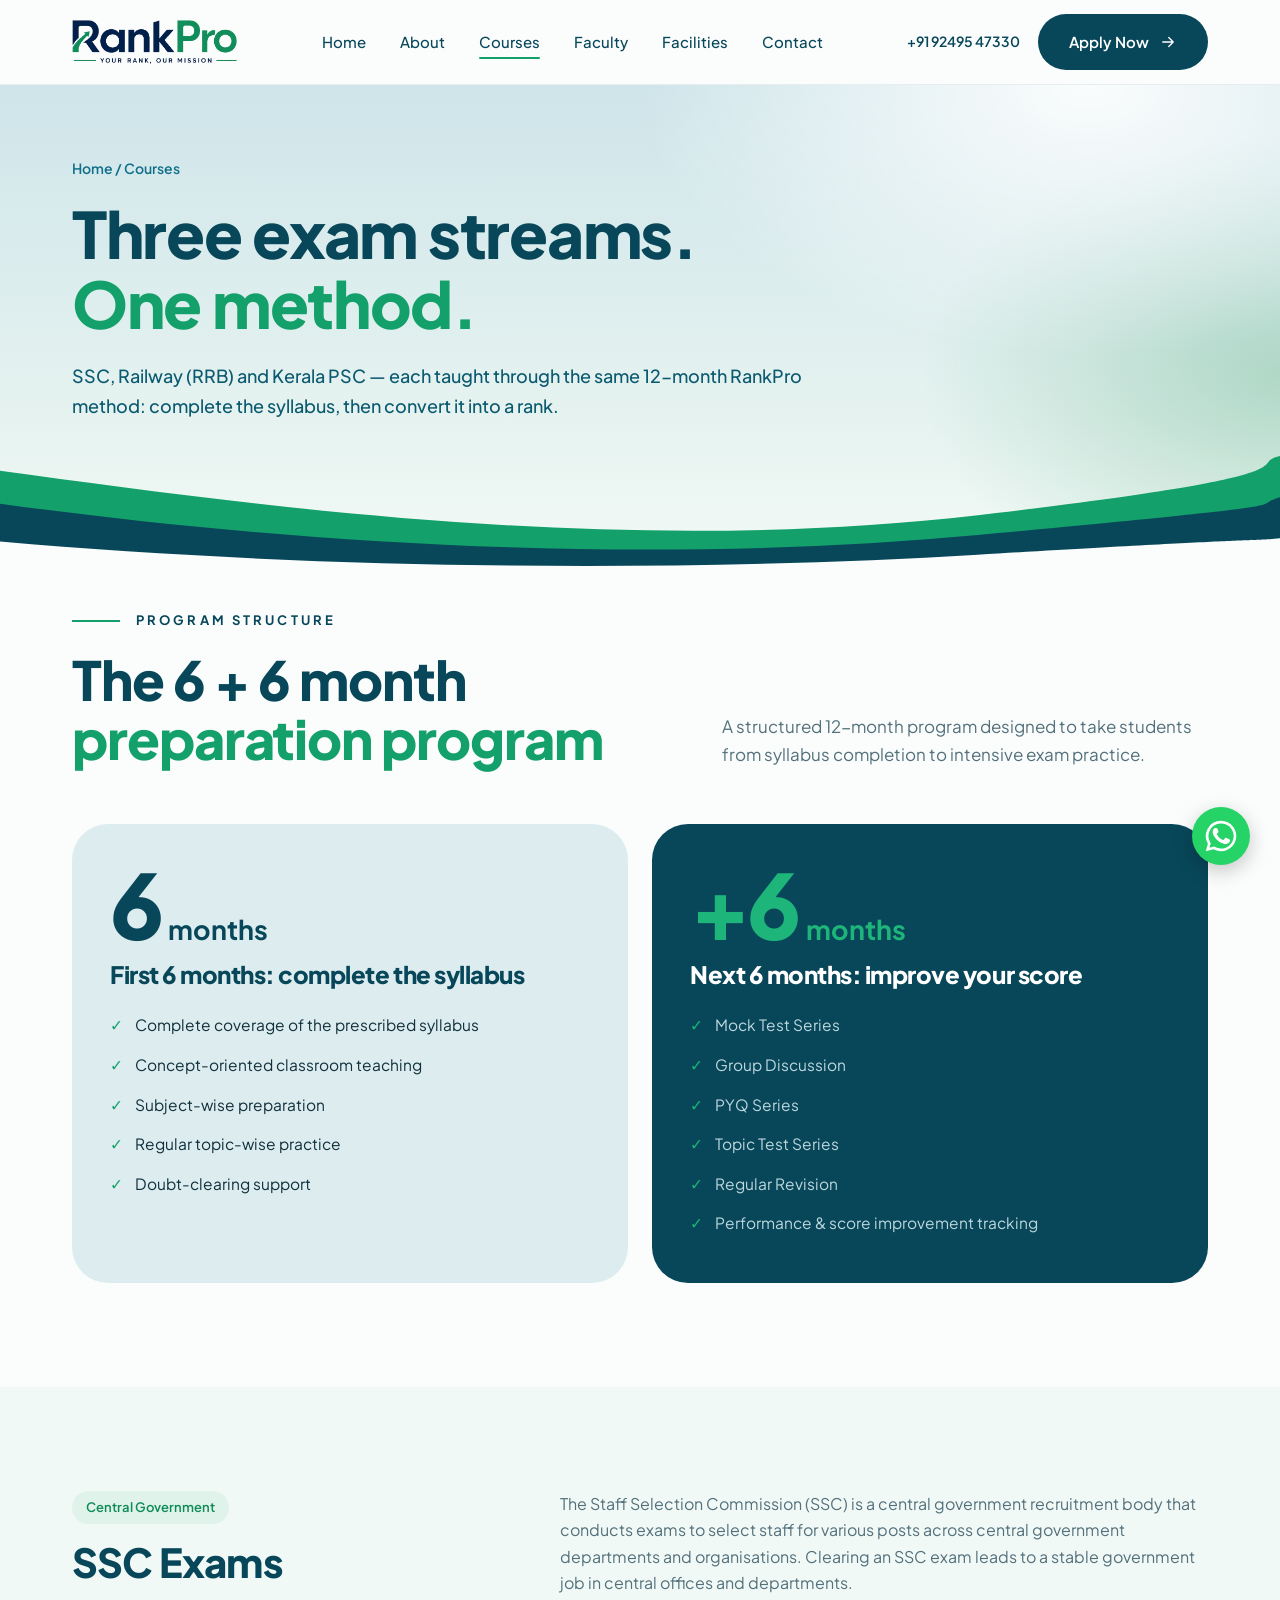
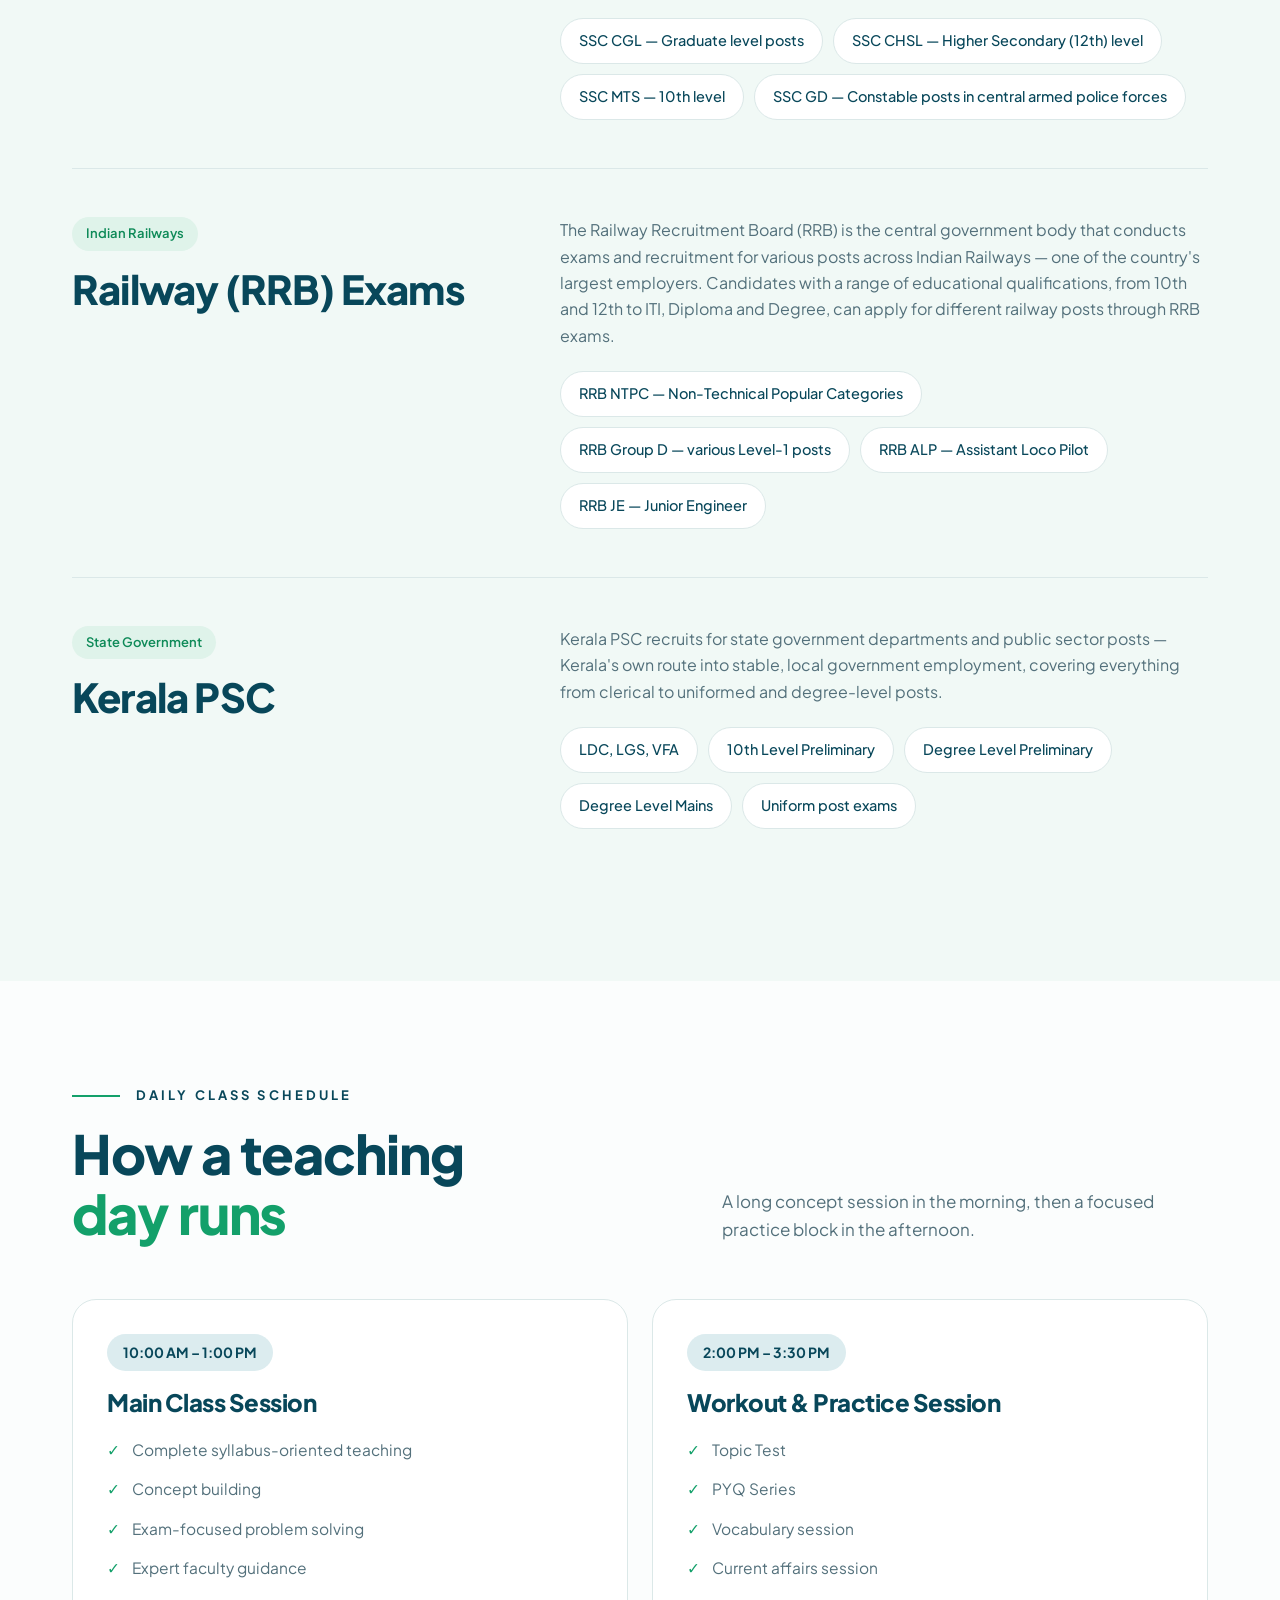
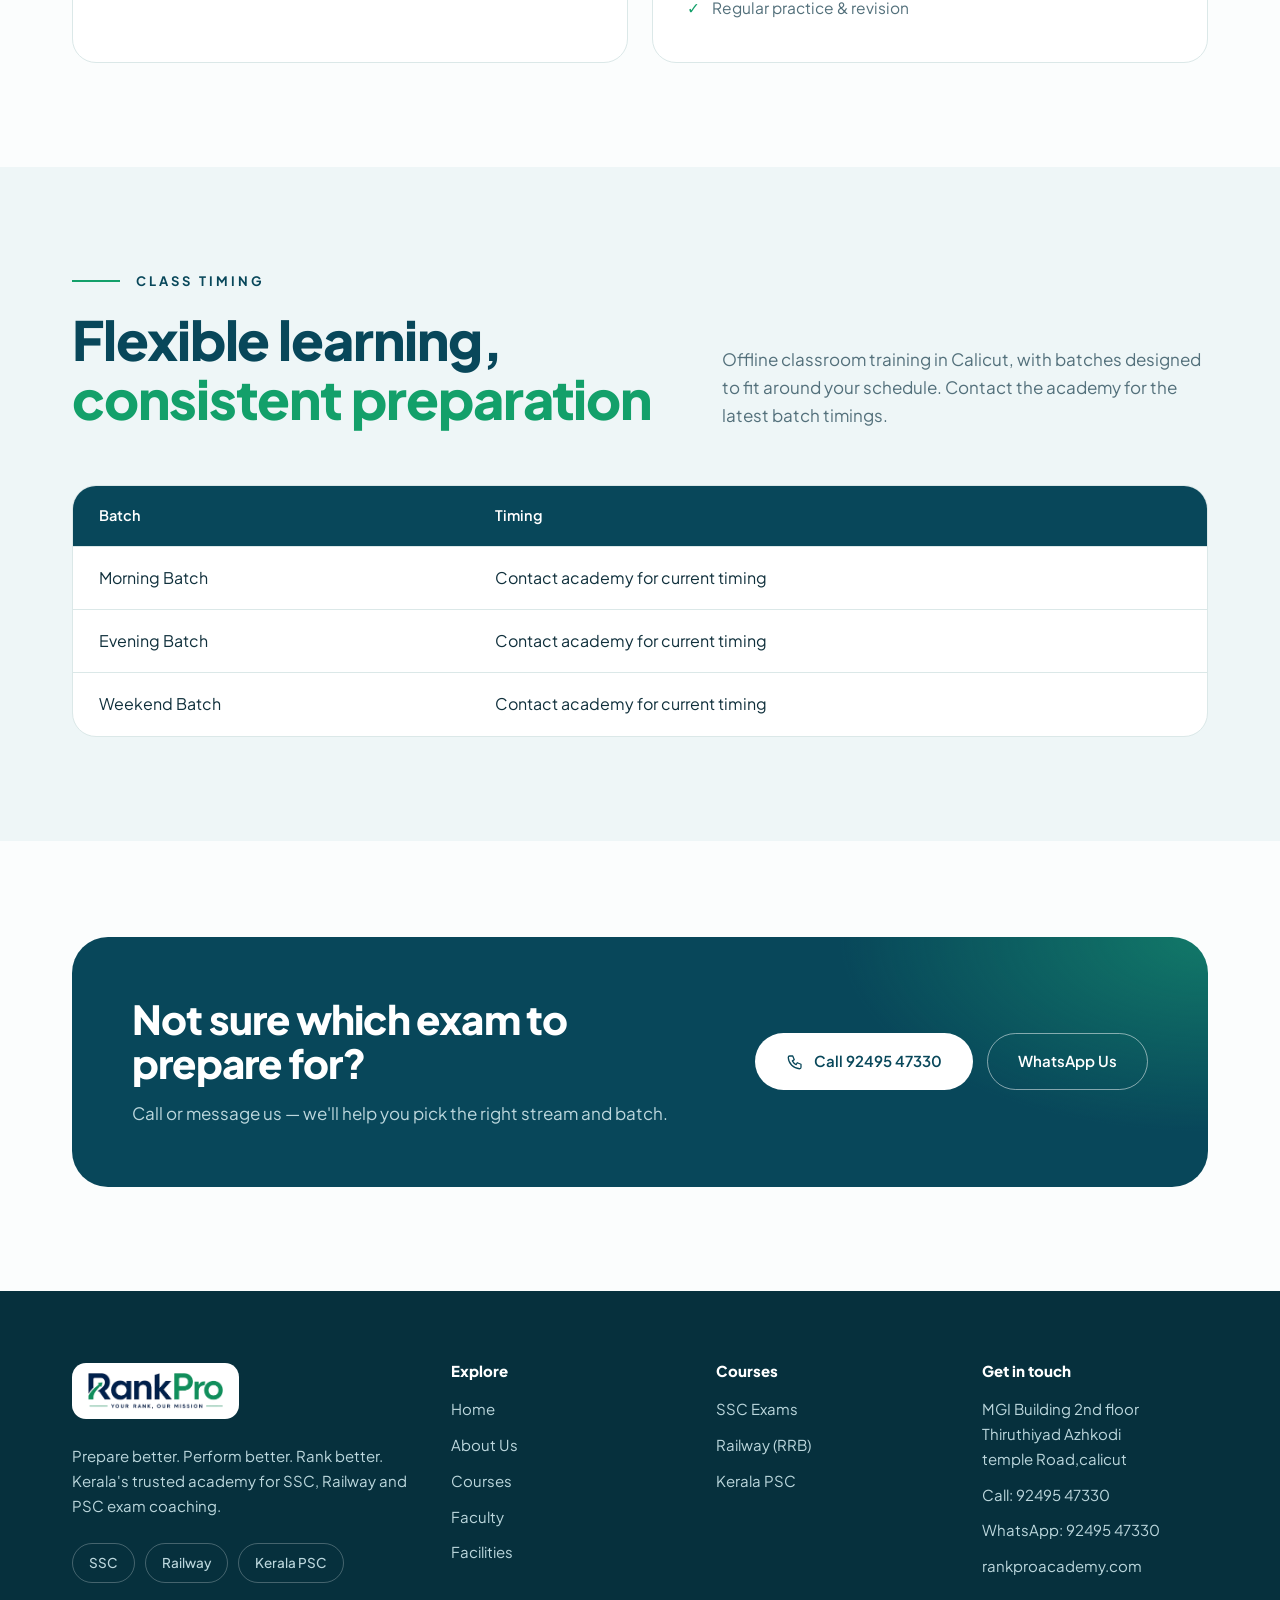
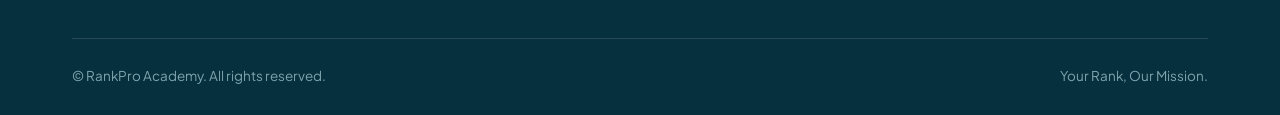
<file: courses/index.html>
<!DOCTYPE html>
<html lang="en">
<head>
<meta charset="UTF-8">
<meta name="viewport" content="width=device-width, initial-scale=1.0">
<title>Courses — RankPro Academy</title>
<meta name="description" content="SSC CGL, CHSL, MTS, GD, RRB NTPC, Group D, ALP, JE and Kerala PSC courses at RankPro Academy, Calicut — full details, program structure and class timing.">
<link rel="icon" href="../assets/r-icon-transparent.png">
<link rel="stylesheet" href="../style.css">
</head>
<body>

<nav class="site-nav">
  <div class="wrap">
    <a href="../" class="brand">
      <img src="../assets/logo-transparent.png" alt="RankPro Academy — Your rank, our mission">
    </a>
    <ul class="nav-links" id="navLinks">
      <li><a href="../">Home</a></li>
      <li><a href="../about/">About</a></li>
      <li><a href="../courses/" class="active">Courses</a></li>
      <li><a href="../about/#faculty">Faculty</a></li>
      <li><a href="../about/#facilities">Facilities</a></li>
      <li><a href="../about/#contact">Contact</a></li>
    </ul>
    <div class="nav-cta">
      <span class="nav-call">+91 92495 47330</span>
      <a class="btn btn-primary" href="tel:+919249547330">Apply Now <svg viewBox="0 0 24 24" fill="none" stroke="currentColor" stroke-width="1.7" stroke-linecap="round" stroke-linejoin="round" aria-hidden="true"><path d="M5 12h14M13 6l6 6-6 6"/></svg></a>
      <button class="nav-toggle" id="navToggle" aria-label="Open menu" aria-expanded="false" aria-controls="navLinks"><span></span><span></span><span></span></button>
    </div>
  </div>
</nav>

<header class="page-hero">
  <div class="wrap">
    <span class="crumb">Home / Courses</span>
    <h1>Three exam streams. <span class="g">One method.</span></h1>
    <p>SSC, Railway (RRB) and Kerala PSC — each taught through the same 12-month RankPro method: complete the syllabus, then convert it into a rank.</p>
  </div>
  <div class="wave" aria-hidden="true"><svg viewBox="0 0 1440 140" preserveAspectRatio="none">
        <path fill="#13a06a" d="M0 18C300 62 700 122 1100 72S1400 10 1440 0V140H0Z"/>
        <path fill="#08475a" d="M0 58C300 102 700 136 1100 96S1400 62 1440 50V140H0Z"/>
        <path fill="#fbfdfd" d="M0 104C360 138 760 142 1100 120S1400 104 1440 100V140H0Z"/>
      </svg></div>
</header>

<section class="section" id="program" style="padding-top:40px;">
  <div class="wrap">
    <div class="section-head">
      <div>
        <span class="eyebrow">Program structure</span>
        <h2 class="title">The 6 + 6 month <span class="g">preparation program</span></h2>
      </div>
      <p class="lede">A structured 12-month program designed to take students from syllabus completion to intensive exam practice.</p>
    </div>
    
    <div class="program">
      <div class="half one">
        <div class="big">6<small>months</small></div>
        <h3>First 6 months: complete the syllabus</h3>
        <ul>
          <li>Complete coverage of the prescribed syllabus</li>
          <li>Concept-oriented classroom teaching</li>
          <li>Subject-wise preparation</li>
          <li>Regular topic-wise practice</li>
          <li>Doubt-clearing support</li>
        </ul>
      </div>
      <div class="half two">
        <div class="big">+6<small>months</small></div>
        <h3>Next 6 months: improve your score</h3>
        <ul>
          <li>Mock Test Series</li>
          <li>Group Discussion</li>
          <li>PYQ Series</li>
          <li>Topic Test Series</li>
          <li>Regular Revision</li>
          <li>Performance &amp; score improvement tracking</li>
        </ul>
      </div>
    </div>

  </div>
</section>

<section class="section section-mint" id="exams">
  <div class="wrap">
    <div class="exam-list">
      <div class="exam" id="ssc">
        <div>
          <span class="tagline">Central Government</span>
          <h3>SSC Exams</h3>
        </div>
        <div>
          <p>The Staff Selection Commission (SSC) is a central government recruitment body that conducts exams to select staff for various posts across central government departments and organisations. Clearing an SSC exam leads to a stable government job in central offices and departments.</p>
          <ul class="chips">
            <li>SSC CGL — Graduate level posts</li>
            <li>SSC CHSL — Higher Secondary (12th) level</li>
            <li>SSC MTS — 10th level</li>
            <li>SSC GD — Constable posts in central armed police forces</li>
          </ul>
        </div>
      </div>
      <div class="exam" id="rrb">
        <div>
          <span class="tagline">Indian Railways</span>
          <h3>Railway (RRB) Exams</h3>
        </div>
        <div>
          <p>The Railway Recruitment Board (RRB) is the central government body that conducts exams and recruitment for various posts across Indian Railways — one of the country's largest employers. Candidates with a range of educational qualifications, from 10th and 12th to ITI, Diploma and Degree, can apply for different railway posts through RRB exams.</p>
          <ul class="chips">
            <li>RRB NTPC — Non-Technical Popular Categories</li>
            <li>RRB Group D — various Level-1 posts</li>
            <li>RRB ALP — Assistant Loco Pilot</li>
            <li>RRB JE — Junior Engineer</li>
          </ul>
        </div>
      </div>
      <div class="exam" id="psc">
        <div>
          <span class="tagline">State Government</span>
          <h3>Kerala PSC</h3>
        </div>
        <div>
          <p>Kerala PSC recruits for state government departments and public sector posts — Kerala's own route into stable, local government employment, covering everything from clerical to uniformed and degree-level posts.</p>
          <ul class="chips">
            <li>LDC, LGS, VFA</li>
            <li>10th Level Preliminary</li>
            <li>Degree Level Preliminary</li>
            <li>Degree Level Mains</li>
            <li>Uniform post exams</li>
          </ul>
        </div>
      </div>
    </div>
  </div>
</section>

<section class="section" id="schedule">
  <div class="wrap">
    <div class="section-head">
      <div>
        <span class="eyebrow">Daily class schedule</span>
        <h2 class="title">How a teaching <span class="g">day runs</span></h2>
      </div>
      <p class="lede">A long concept session in the morning, then a focused practice block in the afternoon.</p>
    </div>
    <div class="schedule-grid">
      <div class="schedule-card">
        <span class="time">10:00 AM – 1:00 PM</span>
        <h4>Main Class Session</h4>
        <ul>
          <li>Complete syllabus-oriented teaching</li>
          <li>Concept building</li>
          <li>Exam-focused problem solving</li>
          <li>Expert faculty guidance</li>
        </ul>
      </div>
      <div class="schedule-card">
        <span class="time">2:00 PM – 3:30 PM</span>
        <h4>Workout &amp; Practice Session</h4>
        <ul>
          <li>Topic Test</li>
          <li>PYQ Series</li>
          <li>Vocabulary session</li>
          <li>Current affairs session</li>
          <li>Regular practice &amp; revision</li>
        </ul>
      </div>
    </div>
  </div>
</section>

<section class="section section-sky" id="timing">
  <div class="wrap">
    <div class="section-head">
      <div>
        <span class="eyebrow">Class timing</span>
        <h2 class="title">Flexible learning, <span class="g">consistent preparation</span></h2>
      </div>
      <p class="lede">Offline classroom training in Calicut, with batches designed to fit around your schedule. Contact the academy for the latest batch timings.</p>
    </div>
    <table class="timing-table">
      <thead><tr><th scope="col">Batch</th><th scope="col">Timing</th></tr></thead>
      <tbody>
        <tr><td>Morning Batch</td><td>Contact academy for current timing</td></tr>
        <tr><td>Evening Batch</td><td>Contact academy for current timing</td></tr>
        <tr><td>Weekend Batch</td><td>Contact academy for current timing</td></tr>
      </tbody>
    </table>
  </div>
</section>
<div style="height:96px"></div>

<section class="section" id="contact-cta" style="padding-top:0;">
  <div class="wrap">
    <div class="cta-band">
      <div>
        <h3>Not sure which exam to prepare for?</h3>
        <p>Call or message us — we'll help you pick the right stream and batch.</p>
      </div>
      <div class="cta-actions">
        <a class="btn btn-light" href="tel:+919249547330"><svg viewBox="0 0 24 24" fill="none" stroke="currentColor" stroke-width="1.7" stroke-linecap="round" stroke-linejoin="round" aria-hidden="true"><path d="M5 4h4l2 5-2.5 1.5a11 11 0 0 0 5 5L15 13l5 2v4a2 2 0 0 1-2 2A16 16 0 0 1 3 6a2 2 0 0 1 2-2z"/></svg> Call 92495 47330</a>
        <a class="btn btn-ghost" href="https://wa.me/919249547330">WhatsApp Us</a>
      </div>
    </div>
  </div>
</section>

<footer class="site-footer">
  <div class="wrap">
    <div class="footer-grid">
      <div class="footer-brand">
        <span class="logo-on-dark"><img src="../assets/logo-transparent.png" alt="RankPro Academy"></span>
        <p>Prepare better. Perform better. Rank better. Kerala's trusted academy for SSC, Railway and PSC exam coaching.</p>
        <div class="tag-row">
          <span class="tag-pill">SSC</span>
          <span class="tag-pill">Railway</span>
          <span class="tag-pill">Kerala PSC</span>
        </div>
      </div>
      <ul>
        <h5>Explore</h5>
        <li><a href="../">Home</a></li>
        <li><a href="../about/">About Us</a></li>
        <li><a href="../courses/">Courses</a></li>
        <li><a href="../about/#faculty">Faculty</a></li>
        <li><a href="../about/#facilities">Facilities</a></li>
      </ul>
      <ul>
        <h5>Courses</h5>
        <li><a href="../courses/#ssc">SSC Exams</a></li>
        <li><a href="../courses/#rrb">Railway (RRB)</a></li>
        <li><a href="../courses/#psc">Kerala PSC</a></li>
      </ul>
      <ul>
        <h5>Get in touch</h5>
        <li>MGI Building 2nd floor
Thiruthiyad Azhkodi<br> temple Road,calicut</li>
        <li><a href="tel:+919249547330">Call: 92495 47330</a></li>
        <li><a href="https://wa.me/919249547330">WhatsApp: 92495 47330</a></li>
        <li><a href="https://rankproacademy.com">rankproacademy.com</a></li>
      </ul>
    </div>
    <div class="footer-bottom">
      <span>© RankPro Academy. All rights reserved.</span>
      <span>Your Rank, Our Mission.</span>
    </div>
  </div>
</footer>

<script>
  const navToggle = document.getElementById('navToggle');
  const navLinks = document.getElementById('navLinks');
  navToggle.addEventListener('click', () => {
    const open = navLinks.classList.toggle('open');
    navToggle.setAttribute('aria-expanded', open);
  });
  navLinks.addEventListener('click', e => { if (e.target.tagName === 'A') navLinks.classList.remove('open'); });
</script>
<a
  href="https://wa.me/919249547330?text=Hi%2C%20I%20am%20interested%20to%20know%20the%20course%20details."
  class="whatsapp-float"
  target="_blank"
  rel="noopener noreferrer"
  aria-label="Chat on WhatsApp"
>
  <svg viewBox="0 0 32 32" aria-hidden="true">
    <path fill="currentColor" d="M16 .8A15.2 15.2 0 0 0 2.9 23.7L.8 31.2l7.7-2A15.2 15.2 0 1 0 16 .8Zm0 27.8a12.5 12.5 0 0 1-6.4-1.8l-.5-.3-4.6 1.2 1.2-4.5-.3-.5A12.6 12.6 0 1 1 16 28.6Z"/>
    <path fill="currentColor" d="M12 8.7c-.3-.7-.6-.7-.9-.7h-.8c-.3 0-.8.1-1.2.5-.4.5-1.5 1.5-1.5 3.6s1.5 4.1 1.7 4.4c.2.3 3 4.7 7.3 6.4 3.6 1.4 4.3 1.1 5.1 1 .8-.1 2.6-1.1 3-2.1.4-1 .4-1.8.3-2-.1-.2-.4-.3-.9-.6l-2.9-1.4c-.4-.2-.8-.3-1.1.2-.3.5-1.1 1.4-1.3 1.7-.2.3-.5.3-.9.1-.5-.2-1.9-.7-3.5-2.1-1.3-1.2-2.2-2.7-2.4-3.2-.3-.4 0-.7.2-.9l.7-.8c.2-.3.3-.5.5-.8.1-.3.1-.6 0-.8l-1.4-3.5Z"/>
  </svg>
</a>
</body>
</html>
</file>
<file: style.css>
/* ============================================================
   RankPro Academy — shared stylesheet (v2 redesign)
   Look: soft sky-to-mint backgrounds, deep teal + signal green,
   rounded pill buttons, wave divider under the hero.
   ============================================================ */

@import url('https://fonts.googleapis.com/css2?family=Plus+Jakarta+Sans:wght@400;500;600;700;800&family=Noto+Sans+Malayalam:wght@500;700&display=swap');

:root{
  --teal-950:#06303d;
  --teal-900:#08475a;   /* buttons, headings */
  --teal-800:#0b5a70;
  --teal-700:#10708a;
  --green-700:#0e8a58;
  --green-600:#13a06a;  /* accent */
  --green-500:#1db57a;
  --green-100:#dff3ea;
  --mint-50:#f1f9f6;
  --sky-100:#dcecef;
  --sky-50:#eef6f7;
  --paper:#fbfdfd;
  --card:#ffffff;
  --ink:#10303c;
  --muted:#53707b;
  --line:#dbe8e8;
  --on-dark:#bcd7dd;

  --max:1200px;
  --radius-xl:36px;
  --radius-lg:24px;
  --radius-md:16px;
  --radius-sm:10px;

  --font:'Plus Jakarta Sans','Noto Sans Malayalam',system-ui,sans-serif;
  --font-ml:'Noto Sans Malayalam','Plus Jakarta Sans',sans-serif;

  --shadow-soft:0 24px 48px -28px rgba(8,71,90,.35);
}

*,*::before,*::after{ box-sizing:border-box; }
html{ scroll-behavior:smooth; scroll-padding-top:96px; }
body{
  margin:0;
  font-family:var(--font);
  color:var(--ink);
  background:var(--paper);
  line-height:1.65;
  -webkit-font-smoothing:antialiased;
}
img{ max-width:100%; display:block; }
a{ color:inherit; text-decoration:none; }
ul{ margin:0; padding:0; list-style:none; }
h1,h2,h3,h4,h5{
  font-family:var(--font);
  margin:0;
  color:var(--teal-900);
  line-height:1.1;
  font-weight:800;
  letter-spacing:-0.02em;
}
p{ margin:0; }
:focus-visible{ outline:3px solid var(--green-500); outline-offset:3px; border-radius:6px; }

.wrap{ max-width:var(--max); margin:0 auto; padding:0 32px; }
@media (max-width:640px){ .wrap{ padding:0 20px; } }

/* ---------- buttons ---------- */
.btn{
  display:inline-flex; align-items:center; justify-content:center; gap:10px;
  padding:15px 30px;
  border-radius:999px;
  font-family:var(--font);
  font-weight:600; font-size:15px;
  cursor:pointer;
  border:1.5px solid transparent;
  transition:transform .15s ease, background .2s ease, color .2s ease, border-color .2s ease;
  white-space:nowrap;
}
.btn:active{ transform:scale(.97); }
.btn svg{ width:18px; height:18px; flex:none; }
.btn-primary{ background:var(--teal-900); color:#fff; }
.btn-primary:hover{ background:var(--teal-800); }
.btn-green{ background:var(--green-600); color:#fff; }
.btn-green:hover{ background:var(--green-700); }
.btn-outline{ background:transparent; color:var(--teal-900); border-color:var(--teal-900); }
.btn-outline:hover{ background:var(--teal-900); color:#fff; }
.btn-light{ background:#fff; color:var(--teal-900); }
.btn-light:hover{ background:var(--green-100); }
.btn-ghost{ background:transparent; color:#fff; border-color:rgba(255,255,255,.5); }
.btn-ghost:hover{ border-color:#fff; background:rgba(255,255,255,.08); }

/* ---------- nav ---------- */
.site-nav{
  position:sticky; top:0; z-index:60;
  background:rgba(251,253,253,.86);
  backdrop-filter:blur(14px);
  -webkit-backdrop-filter:blur(14px);
  border-bottom:1px solid rgba(8,71,90,.08);
}
.site-nav .wrap{
  display:flex; align-items:center; justify-content:space-between;
  height:84px; gap:24px;
}
.brand img{ height:44px; width:auto; }
.nav-links{ display:flex; align-items:center; gap:34px; }
.nav-links a{
  font-weight:500; font-size:15px; color:var(--teal-900);
  position:relative; padding:8px 0;
}
.nav-links a::after{
  content:""; position:absolute; left:0; right:0; bottom:0; height:2px;
  background:var(--green-600); border-radius:2px;
  transform:scaleX(0); transform-origin:left; transition:transform .2s ease;
}
.nav-links a:hover::after,
.nav-links a.active::after{ transform:scaleX(1); }
.nav-cta{ display:flex; align-items:center; gap:18px; }
.nav-call{ font-weight:600; font-size:14px; color:var(--teal-900); }
.nav-toggle{ display:none; }

@media (max-width:1020px){
  .nav-call{ display:none; }
}
@media (max-width:900px){
  .site-nav{
    position:sticky;
    top:0;
    z-index:60;
    background:#fff;
  }
  .site-nav .wrap{ height:72px; }
  .brand img{ height:38px; }
  .nav-links{
    display:none;
    position:absolute;
    inset:100% 0 auto 0;
    height:auto;
    max-height:calc(100dvh - 72px);
    overflow-y:auto;
    z-index:61;
    background:#fff;
    box-shadow:0 12px 24px rgba(8,71,90,.12);
    flex-direction:column;
    align-items:stretch;
    margin:0;
    padding:20px 24px;
    gap:8px;
    opacity:1;
    pointer-events:auto;
    transform:none;
  }
  .nav-links.open{ display:flex; }
  .nav-links a{
    display:block;
    font-size:20px;
    font-weight:600;
    padding:12px 0;
  }
  .nav-toggle{
    display:flex; flex-direction:column; justify-content:center; gap:5px;
    width:40px; height:40px; background:none; border:none; cursor:pointer; padding:8px;
  }
  .nav-toggle span{ height:2px; background:var(--teal-900); border-radius:2px; }
  .nav-cta .btn{ padding:12px 20px; font-size:14px; ;display:none }
}
/* ---------- eyebrow / headings ---------- */
.eyebrow{
  display:flex; align-items:center; gap:16px;
  font-weight:700; font-size:13px; letter-spacing:.24em; text-transform:uppercase;
  color:var(--teal-900);
  margin-bottom:18px;
}
.eyebrow::before{ content:""; width:48px; height:2px; background:var(--green-600); flex:none; }
.eyebrow.plain::before{ display:none; }

.title{
  font-size:clamp(32px,4.6vw,54px);
}
.title .g{ color:var(--green-600); display:block; }
.lede{ color:var(--muted); font-size:17px; max-width:54ch; }

/* ---------- hero ---------- */
.hero{
  position:relative;
  overflow:hidden;
  background:
    radial-gradient(60% 55% at 78% 8%, rgba(255,255,255,.95) 0, rgba(255,255,255,0) 70%),
    radial-gradient(40% 40% at 98% 38%, rgba(44,150,96,.38) 0, rgba(44,150,96,0) 70%),
    radial-gradient(50% 45% at 100% 62%, rgba(31,125,84,.28) 0, rgba(31,125,84,0) 72%),
    linear-gradient(180deg, #cfe5ea 0%, #e3f1ef 38%, #f3faf7 78%, #fbfdfd 100%);
}
.hero-main{
  position:relative;
  display:grid;
  grid-template-columns:minmax(0,1fr) minmax(0,1.05fr);
  align-items:end;
  gap:0;
  padding-top:72px;
}
.hero-copy{ position:relative; z-index:2; padding-bottom:40px; align-self:center; }
.hero-copy .kicker-line{
  display:block; font-weight:700; font-size:14px; letter-spacing:.24em; text-transform:uppercase;
  color:var(--teal-900); margin-bottom:10px;
}
.hero-copy .streams{
  display:block; font-size:clamp(34px,4.2vw,50px); font-weight:800; color:var(--green-600);
  letter-spacing:.01em; margin-bottom:34px; line-height:1;
}
.hero h1{
  font-size:clamp(46px,6.4vw,84px);
  line-height:.98;
  letter-spacing:-0.035em;
}
.hero h1 .g{ color:var(--green-600); display:block; }
.hero-ml{
  display:block; margin-top:20px;
  font-family:var(--font-ml); font-weight:700; font-size:clamp(20px,2.2vw,26px);
  color:var(--teal-800);
}
.hero-copy .sub{
  margin-top:22px; font-size:clamp(18px,1.7vw,22px); font-weight:500;
  color:var(--teal-800); max-width:30ch; line-height:1.4;
}
.hero-actions{ display:flex; gap:14px; flex-wrap:wrap; margin-top:34px; }

.hero-photo{
  position:relative; z-index:1;
  margin-left:-8%;
  align-self:end;
}
.hero-photo img{
  width:100%; height:auto;
  -webkit-mask-image:linear-gradient(to bottom,#000 0,#000 74%,transparent 100%);
          mask-image:linear-gradient(to bottom,#000 0,#000 74%,transparent 100%);
}

.hero-features{
  position:relative; z-index:2;
  display:grid; grid-template-columns:repeat(4,1fr);
  max-width:760px;
  padding:34px 0 96px;
}
.hero-features .f{
  display:flex; flex-direction:column; align-items:center; text-align:center; gap:12px;
  padding:0 14px;
  border-left:1px solid rgba(8,71,90,.18);
  font-weight:500; font-size:15px; color:var(--teal-900); line-height:1.35;
}
.hero-features .f:first-child{ border-left:none; }
.hero-features .ic{
  width:60px; height:60px; border-radius:50%;
  background:rgba(255,255,255,.7);
  border:1px solid rgba(19,160,106,.25);
  display:flex; align-items:center; justify-content:center;
  color:var(--teal-900);
}
.hero-features .ic svg{ width:28px; height:28px; }

/* wave divider */
.wave{ position:absolute; left:0; right:0; bottom:-1px; line-height:0; z-index:3; pointer-events:none; }
.wave svg{ width:100%; height:clamp(70px,9vw,130px); display:block; }

@media (max-width:980px){
  .hero-main{ grid-template-columns:1fr; padding-top:48px; }
  .hero-copy{ padding-bottom:0; }
  .hero-photo{ margin:8px -8% 0; order:2; }
  .hero-features{ max-width:none; padding:0 0 90px; grid-template-columns:repeat(2,1fr); row-gap:26px; }
  .hero-features .f:nth-child(3){ border-left:none; }
}
@media (max-width:520px){
  .hero-actions .btn{ flex:1 1 100%; }
}

/* inner-page hero */
.page-hero{
  position:relative; overflow:hidden;
  background:
    radial-gradient(50% 80% at 85% 0%, rgba(255,255,255,.9) 0, rgba(255,255,255,0) 70%),
    radial-gradient(40% 70% at 100% 60%, rgba(44,150,96,.28) 0, rgba(44,150,96,0) 70%),
    linear-gradient(180deg,#cfe5ea 0%, #e6f3f0 70%, #f3faf7 100%);
  padding:72px 0 150px;
}
.page-hero .crumb{
  display:block; font-weight:600; font-size:14px; color:var(--teal-700); margin-bottom:18px;
}
.page-hero h1{ font-size:clamp(36px,5.2vw,64px); max-width:18ch; }
.page-hero h1 .g{ color:var(--green-600); display:block; }
.page-hero p{ margin-top:22px; max-width:58ch; color:var(--teal-800); font-size:18px; font-weight:500; }

/* ---------- sections ---------- */
.section{ padding:104px 0; }
.section-mint{ background:var(--mint-50); }
.section-sky{ background:var(--sky-50); }
.section-teal{
  background:
    radial-gradient(50% 70% at 100% 0%, rgba(29,181,122,.22) 0, rgba(29,181,122,0) 70%),
    var(--teal-950);
  color:#fff;
}
.section-teal h2,.section-teal h3,.section-teal h4{ color:#fff; }
.section-teal .eyebrow{ color:var(--on-dark); }
.section-teal .lede{ color:var(--on-dark); }
@media (max-width:640px){ .section{ padding:68px 0; } }

.section-head{
  display:grid; grid-template-columns:1.1fr .9fr; gap:56px; align-items:end;
  margin-bottom:56px;
}
.section-head .lede{ justify-self:end; }
@media (max-width:860px){
  .section-head{ grid-template-columns:1fr; gap:18px; }
  .section-head .lede{ justify-self:start; }
}

.two-col{
  display:grid; grid-template-columns:1fr 1fr; gap:64px; align-items:center;
}
@media (max-width:860px){ .two-col{ grid-template-columns:1fr; gap:36px; } }

/* ---------- course cards ---------- */
.course-grid{ display:grid; grid-template-columns:repeat(3,1fr); gap:24px; }
@media (max-width:960px){ .course-grid{ grid-template-columns:1fr; } }
.course-card{
  background:var(--card);
  border:1px solid var(--line);
  border-radius:var(--radius-lg);
  padding:34px 30px 30px;
  display:flex; flex-direction:column;
  transition:box-shadow .2s ease, border-color .2s ease;
}
.course-card:hover{ box-shadow:var(--shadow-soft); border-color:rgba(19,160,106,.45); }
.course-card .ic{
  width:56px; height:56px; border-radius:16px;
  background:var(--green-100); color:var(--green-700);
  display:flex; align-items:center; justify-content:center; margin-bottom:22px;
}
.course-card .ic svg{ width:28px; height:28px; }
.course-card .org{ font-size:13px; font-weight:600; color:var(--green-700); margin-bottom:6px; }
.course-card h3{ font-size:26px; margin-bottom:18px; }
.course-card li{
  display:flex; gap:12px; padding:11px 0; border-top:1px solid var(--line);
  font-size:15px; color:var(--ink);
}
.course-card li::before{
  content:""; width:7px; height:7px; border-radius:50%; background:var(--green-600);
  margin-top:9px; flex:none;
}
.course-card .foot{ margin-top:auto; padding-top:20px; font-size:14px; color:var(--muted); }
.course-card ul{ margin-bottom:6px; }

.center-cta{ text-align:center; margin-top:44px; }

/* ---------- 6+6 program ---------- */
.program{
  display:grid; grid-template-columns:1fr 1fr; gap:24px;
}
@media (max-width:760px){ .program{ grid-template-columns:1fr; } }
.program .half{
  border-radius:var(--radius-xl);
  padding:40px 38px;
  position:relative; overflow:hidden;
}
.program .half.one{ background:var(--sky-100); }
.program .half.two{ background:var(--teal-900); color:#fff; }
.program .big{
  font-size:clamp(56px,7vw,92px); font-weight:800; line-height:.9; letter-spacing:-0.04em;
  color:var(--teal-900);
}
.program .half.two .big{ color:var(--green-500); }
.program .big small{ font-size:.3em; letter-spacing:0; font-weight:700; margin-left:8px; }
.program h3{ margin:16px 0 18px; font-size:24px; }
.program .half.two h3{ color:#fff; }
.program li{ display:flex; gap:12px; padding:7px 0; font-size:15.5px; }
.program li::before{ content:"✓"; font-weight:800; color:var(--green-600); flex:none; }
.program .half.two li::before{ color:var(--green-500); }
.program .half.two li{ color:var(--on-dark); }

/* ---------- method / phases ---------- */
.phase-row{
  display:grid; grid-template-columns:repeat(5,1fr); gap:0;
  counter-reset:ph;
}
.phase{
  padding:8px 24px 8px 0; position:relative;
  counter-increment:ph;
}
.phase::before{
  content:counter(ph);
  width:44px; height:44px; border-radius:50%;
  background:var(--green-600); color:#fff;
  display:flex; align-items:center; justify-content:center;
  font-weight:800; font-size:17px; margin-bottom:20px; position:relative; z-index:1;
}
.phase::after{
  content:""; position:absolute; top:30px; left:44px; right:0; height:2px;
  background:rgba(255,255,255,.2);
}
.phase:last-child::after{ display:none; }
.phase h4{ font-size:22px; margin-bottom:10px; }
.phase p{ color:var(--on-dark); font-size:15px; max-width:26ch; }
@media (max-width:980px){
  .phase-row{ grid-template-columns:1fr; gap:6px; }
  .phase{ padding:0 0 28px 64px; }
  .phase::before{ position:absolute; left:0; top:0; margin:0; }
  .phase::after{ top:44px; bottom:0; left:21px; right:auto; width:2px; height:auto; }
}

/* ---------- facilities / feature lists ---------- */
.facility-grid{ display:grid; grid-template-columns:1fr 1fr; gap:64px; align-items:center; }
@media (max-width:860px){ .facility-grid{ grid-template-columns:1fr; gap:36px; } }

.photo-stack{ display:grid; grid-template-columns:1.1fr .9fr; gap:16px; }
.photo-stack img{
  width:100%; height:100%; object-fit:cover;
  border-radius:var(--radius-lg);
}
.photo-stack .tall{ grid-row:span 2; aspect-ratio:3/4; }
.photo-stack .sq{ aspect-ratio:1/1; }

.feature-list li{
  display:grid; grid-template-columns:52px 1fr; gap:18px;
  padding:20px 0; border-top:1px solid var(--line);
}
.feature-list li:first-child{ border-top:none; padding-top:0; }
.feature-list .ic{
  width:52px; height:52px; border-radius:50%;
  background:var(--green-100); color:var(--green-700);
  display:flex; align-items:center; justify-content:center;
}
.feature-list .ic svg{ width:24px; height:24px; }
.feature-list h4{ font-size:18px; margin-bottom:4px; }
.feature-list p{ color:var(--muted); font-size:15px; }
.feature-list a{ color:var(--teal-800); font-weight:600; }
.feature-list a:hover{ color:var(--green-700); }

/* ---------- team ---------- */
.team-panel{
  position:relative; overflow:hidden;
  border-radius:var(--radius-xl);
  background:
    radial-gradient(60% 70% at 80% 0%, rgba(255,255,255,.9) 0, rgba(255,255,255,0) 70%),
    radial-gradient(45% 60% at 100% 70%, rgba(44,150,96,.3) 0, rgba(44,150,96,0) 70%),
    linear-gradient(180deg,#d3e8ec,#eaf5f3);
  padding:48px 48px 0;
  display:grid; grid-template-columns:.9fr 1.1fr; gap:24px; align-items:end;
}
.team-panel .copy{ padding-bottom:56px; align-self:center; }
.team-panel img{ width:100%; height:auto; }
@media (max-width:860px){
  .team-panel{ grid-template-columns:1fr; padding:36px 24px 0; }
  .team-panel .copy{ padding-bottom:0; }
}
.tag-row{ display:flex; flex-wrap:wrap; gap:10px; margin-top:24px; }
.tag-pill{
  border:1px solid rgba(8,71,90,.22);
  background:rgba(255,255,255,.6);
  border-radius:999px; padding:8px 16px; font-size:13.5px; font-weight:500; color:var(--teal-900);
}

/* ---------- exam blocks (courses page) ---------- */
.exam{
  display:grid; grid-template-columns:.8fr 1.2fr; gap:56px; align-items:start;
  padding:48px 0; border-top:1px solid var(--line);
}
.exam-list > .exam:first-child{ border-top:none; padding-top:0; }
@media (max-width:860px){ .exam{ grid-template-columns:1fr; gap:24px; } }
.exam .tagline{
  display:inline-block; font-size:13px; font-weight:600; color:var(--green-700);
  background:var(--green-100); padding:6px 14px; border-radius:999px; margin-bottom:16px;
}
.exam h3{ font-size:clamp(28px,3.4vw,40px); }
.exam p{ color:var(--muted); font-size:16px; margin-bottom:22px; max-width:60ch; }
.chips{ display:flex; flex-wrap:wrap; gap:10px; }
.chips li{
  background:var(--card); border:1px solid var(--line);
  border-radius:999px; padding:10px 18px; font-size:14.5px; font-weight:500; color:var(--teal-900);
}

/* ---------- schedule / timing ---------- */
.schedule-grid{ display:grid; grid-template-columns:1fr 1fr; gap:24px; }
@media (max-width:760px){ .schedule-grid{ grid-template-columns:1fr; } }
.schedule-card{
  background:var(--card); border:1px solid var(--line);
  border-radius:var(--radius-lg); padding:34px;
}
.schedule-card .time{
  display:inline-block; font-weight:700; font-size:14px; color:var(--teal-900);
  background:var(--sky-100); padding:7px 16px; border-radius:999px; margin-bottom:18px;
}
.schedule-card h4{ font-size:24px; margin-bottom:14px; }
.schedule-card li{ display:flex; gap:12px; padding:7px 0; color:var(--muted); font-size:15.5px; }
.schedule-card li::before{ content:"✓"; font-weight:800; color:var(--green-600); flex:none; }

.timing-table{
  width:100%; border-collapse:separate; border-spacing:0;
  background:var(--card); border:1px solid var(--line); border-radius:var(--radius-lg); overflow:hidden;
}
.timing-table th,.timing-table td{ text-align:left; padding:18px 26px; font-size:16px; border-top:1px solid var(--line); }
.timing-table thead th{ background:var(--teal-900); color:#fff; border-top:none; font-weight:600; font-size:14.5px; }

/* ---------- why grid ---------- */
.why-grid{ display:grid; grid-template-columns:repeat(3,1fr); gap:14px; }
@media (max-width:860px){ .why-grid{ grid-template-columns:repeat(2,1fr); } }
@media (max-width:560px){ .why-grid{ grid-template-columns:1fr; } }
.why-item{
  display:flex; gap:14px; align-items:center;
  background:var(--card); border:1px solid var(--line);
  border-radius:var(--radius-md); padding:20px 22px;
  font-weight:600; font-size:15.5px; color:var(--teal-900);
}
.why-item .check{
  width:30px; height:30px; border-radius:50%; flex:none;
  background:var(--green-600); color:#fff; font-size:14px;
  display:flex; align-items:center; justify-content:center;
}

/* ---------- CTA band ---------- */
.cta-band{
  position:relative; overflow:hidden;
  background:
    radial-gradient(50% 120% at 100% 0%, rgba(29,181,122,.45) 0, rgba(29,181,122,0) 65%),
    var(--teal-900);
  border-radius:var(--radius-xl);
  color:#fff; padding:60px;
  display:flex; align-items:center; justify-content:space-between; gap:32px; flex-wrap:wrap;
}
.cta-band h3{ color:#fff; font-size:clamp(26px,3.4vw,40px); max-width:20ch; }
.cta-band p{ color:var(--on-dark); margin-top:14px; font-size:17px; max-width:48ch; }
.cta-actions{ display:flex; gap:14px; flex-wrap:wrap; }
@media (max-width:640px){ .cta-band{ padding:40px 28px; } }

.logo-tile{
  border-radius:var(--radius-xl);
  background:linear-gradient(160deg,var(--sky-100),var(--green-100));
  aspect-ratio:1/1; display:flex; align-items:center; justify-content:center;
}
.logo-tile img{ width:38%; height:auto; }

/* ---------- footer ---------- */
.site-footer{ background:var(--teal-950); color:var(--on-dark); padding:72px 0 28px; }
.footer-grid{
  display:grid; grid-template-columns:1.5fr 1fr 1fr 1fr; gap:40px;
  padding-bottom:48px; border-bottom:1px solid rgba(255,255,255,.12);
}
@media (max-width:820px){ .footer-grid{ grid-template-columns:1fr 1fr; } }
@media (max-width:520px){ .footer-grid{ grid-template-columns:1fr; } }
.footer-grid h5{ color:#fff; font-size:15px; margin-bottom:18px; letter-spacing:0; }
.footer-grid li{ margin-bottom:11px; font-size:15px; }
.footer-grid a:hover{ color:#fff; }
.footer-brand .logo-on-dark{
  display:inline-block; background:#fff; border-radius:14px; padding:10px 16px; margin-bottom:18px;
}
.footer-brand .logo-on-dark img{ height:36px; width:auto; }
.footer-brand p{ font-size:15px; max-width:36ch; }
.footer-brand .tag-pill{ background:transparent; border-color:rgba(255,255,255,.25); color:var(--on-dark); }
.footer-bottom{
  padding-top:26px; display:flex; justify-content:space-between; flex-wrap:wrap; gap:12px;
  font-size:13.5px; color:#7fa3ad;
}

/* ---------- contact popup ---------- */
body.contact-open{ overflow:hidden; }
.contact-modal{
  position:fixed; inset:0; z-index:100;
  display:flex; align-items:center; justify-content:center;
  padding:20px; background:rgba(6,48,61,.62);
}
.contact-modal[hidden]{ display:none; }
.contact-dialog{
  position:relative; width:min(100%,520px); max-height:calc(100dvh - 40px); overflow:auto;
  padding:40px; background:#fff; border-radius:var(--radius-md); box-shadow:0 24px 70px rgba(6,48,61,.28);
}
.contact-close{
  position:absolute; top:12px; right:14px;
  width:40px; height:40px; border:0; background:transparent;
  color:var(--teal-900); font:400 30px/1 var(--font); cursor:pointer;
}
.contact-dialog .eyebrow{ margin:0 0 14px; }
.contact-dialog h2{ max-width:15ch; font-size:30px; }
.contact-dialog > p{ margin-top:12px; color:var(--muted); font-size:15px; }
.contact-dialog form{ display:grid; gap:9px; margin-top:24px; }
.contact-dialog label{ color:var(--teal-900); font-size:14px; font-weight:600; }
.contact-dialog input,.contact-dialog select{
  width:100%; min-height:48px; margin-bottom:8px; padding:10px 12px;
  border:1px solid var(--line); border-radius:var(--radius-sm); background:#fff;
  color:var(--ink); font:500 15px var(--font);
}
.contact-dialog input:focus,.contact-dialog select:focus{ outline:3px solid rgba(29,181,122,.28); border-color:var(--green-600); }
.contact-dialog form .btn{ width:100%; margin-top:8px; }
@media (max-width:520px){
  .contact-dialog{ padding:36px 24px 24px; }
  .contact-dialog h2{ font-size:26px; }
}

/* ---------- reduced motion ---------- */
@media (prefers-reduced-motion:reduce){
  html{ scroll-behavior:auto; }
  *{ transition:none !important; }
}


.whatsapp-float {
  position: fixed;
  right: calc(30px + env(safe-area-inset-right, 0px));
  bottom: calc(35px + env(safe-area-inset-bottom, 0px));
  z-index: 80;
  display: flex;
  align-items: center;
  justify-content: center;
  width: 58px;
  height: 58px;
  border-radius: 50%;
  background: #25d366;
  color: #fff;
  box-shadow: 0 6px 20px rgba(0, 0, 0, 0.22);
}

.whatsapp-float svg {
  width: 32px;
  height: 32px;
}

.whatsapp-float:hover {
  background: #128c4a;
}

.whatsapp-float:focus-visible {
  outline: 3px solid #08475a;
  outline-offset: 4px;
}

body.contact-open .whatsapp-float {
  visibility: hidden;
}
</file>
